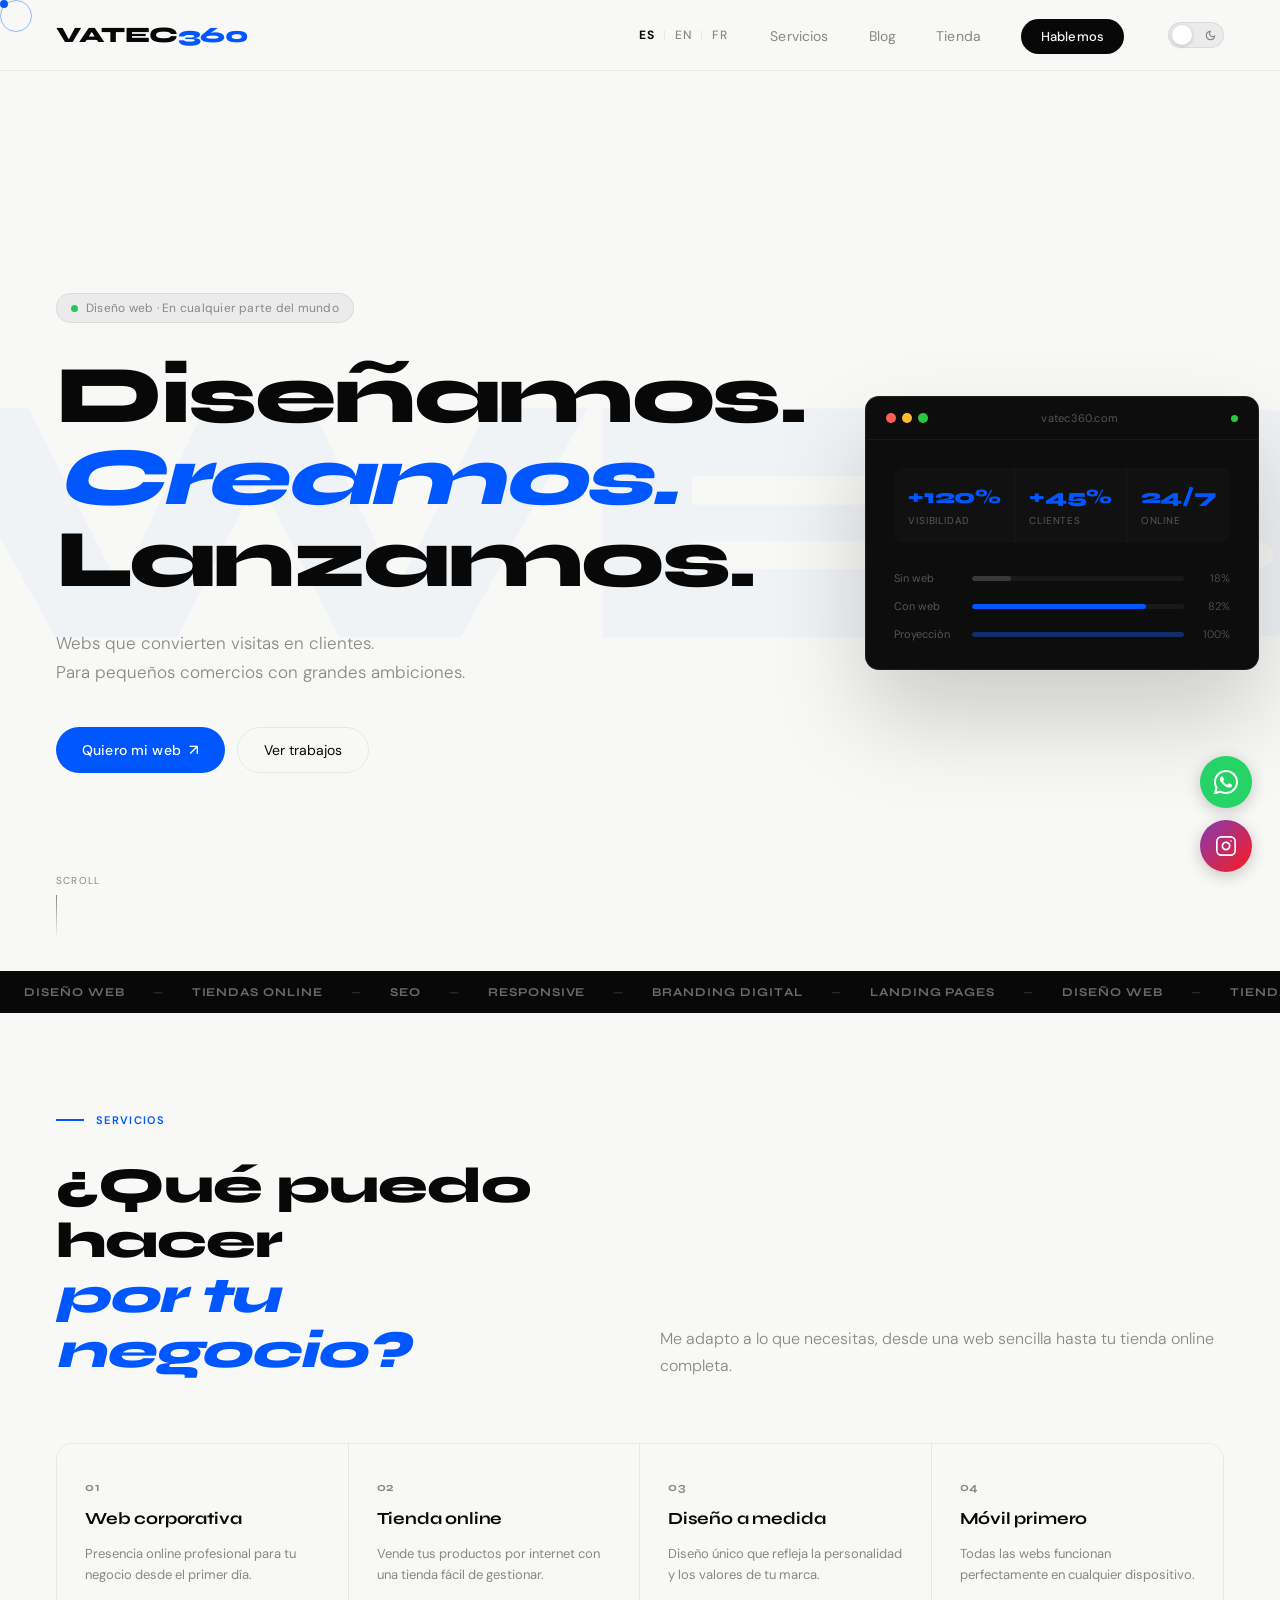
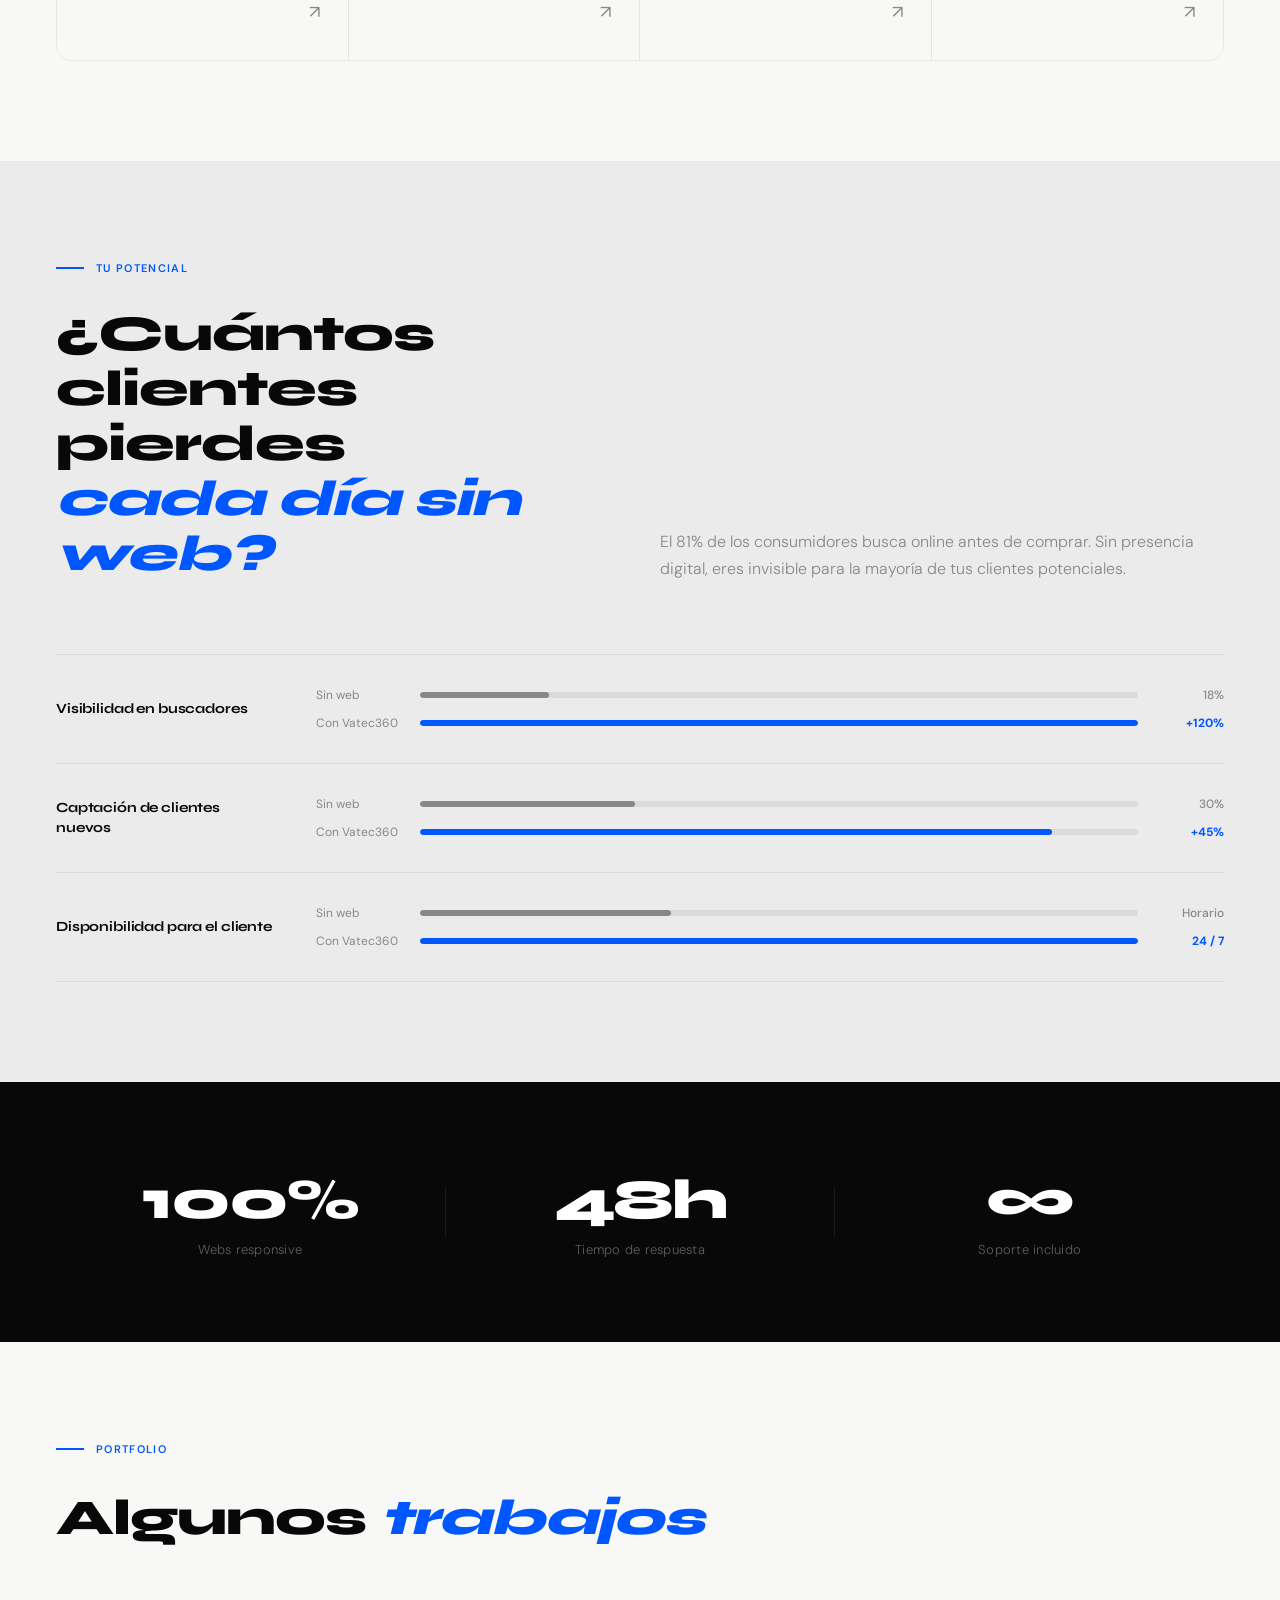
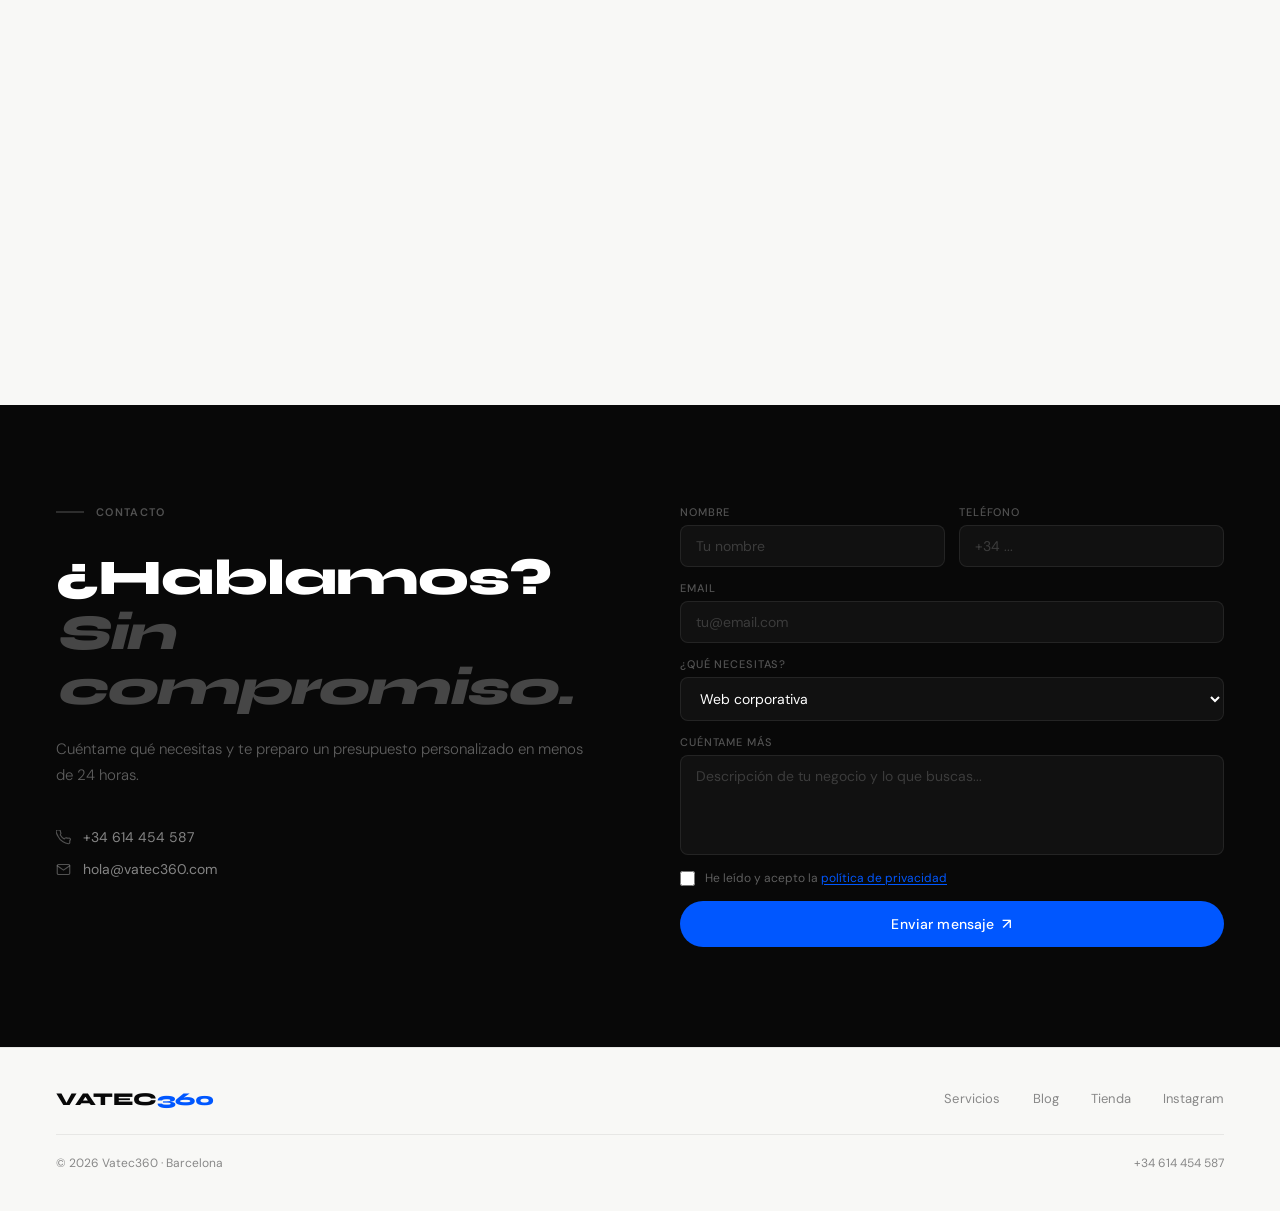
<file: index.html>
<!DOCTYPE html>
<html lang="es" id="html-root">
    <head>
        <meta charset="UTF-8">
        <meta name="viewport" content="width=device-width, initial-scale=1.0">
        <title>Vatec360 — Diseño web profesional</title>
        <meta name="description" content="Vatec360 diseña webs profesionales para pequeños comercios. Presencia online, tiendas y diseño a medida desde el primer día.">
        <meta property="og:title" content="Vatec360 — Diseño web profesional">
        <meta property="og:description" content="Webs que convierten visitas en clientes. Para pequeños comercios con grandes ambiciones.">
        <meta property="og:type" content="website">
        <meta property="og:url" content="https://vatec360.netlify.app">
        <link rel="icon" href="data:image/svg+xml,<svg xmlns='http://www.w3.org/2000/svg' viewBox='0 0 100 100'><rect width='100' height='100' rx='20' fill='%23080808'/><text y='.9em' font-size='72' font-family='sans-serif' font-weight='bold' fill='%230057FF' x='10'>V</text></svg>">
        <link rel="stylesheet" href="style.css">
        <link href="https://fonts.googleapis.com/css2?family=Syne:wght@400;700;800&family=DM+Sans:ital,wght@0,300;0,400;0,500;1,300&display=swap" rel="stylesheet">
    </head>
    <body>

        <div class="cursor"></div>
        <div class="cursor-follower"></div>

        <!-- NAVBAR -->
        <nav class="navbar" id="navbar">
            <a href="/" class="logo">VATEC<span>360</span></a>
            <button class="menu-btn" id="menu-btn" aria-label="Abrir menú">
                <span></span><span></span><span></span>
            </button>
            <ul class="nav-links" id="nav-links">
                <li class="lang-selector">
                    <button class="lang-btn active" data-lang="es">ES</button>
                    <span>|</span>
                    <button class="lang-btn" data-lang="en">EN</button>
                    <span>|</span>
                    <button class="lang-btn" data-lang="fr">FR</button>
                </li>
                <li><a href="#servicios">Servicios</a></li>
                <li><a href="blog/">Blog</a></li>
                <li><a href="tienda/">Tienda</a></li>
                <li><a href="#contacto" class="nav-cta">Hablemos</a></li>
            </ul>
        </nav>

        <!-- HERO -->
        <section class="hero">
            <div class="hero-bg-text">WEB</div>
            <div class="hero-content">
                <div class="hero-tag">
                    <span class="dot"></span>
                    Diseño web · En cualquier parte del mundo
                </div>
                <h1 class="hero-title">
                    <span class="line" data-text="Diseñamos.">Diseñamos.</span>
                    <span class="line accent" data-text="Creamos.">Creamos.</span>
                    <span class="line" data-text="Lanzamos.">Lanzamos.</span>
                </h1>
                <p class="hero-sub">Webs que convierten visitas en clientes.<br>Para pequeños comercios con grandes ambiciones.</p>
                <div class="hero-actions">
                    <a href="#contacto" class="btn-main">Quiero mi web <span>↗</span></a>
                    <a href="#portfolio" class="btn-ghost">Ver trabajos</a>
                </div>
            </div>
            <div class="hero-visual">
                <div class="hero-panel">
                    <div class="panel-header">
                        <div class="panel-dots"><span></span><span></span><span></span></div>
                        <span class="panel-url">vatec360.com</span>
                        <span class="panel-status-dot"></span>
                    </div>
                    <div class="panel-body">
                        <div class="panel-metrics">
                            <div class="panel-metric">
                                <span class="panel-metric-value">+120%</span>
                                <span class="panel-metric-label">Visibilidad</span>
                            </div>
                            <div class="panel-metric">
                                <span class="panel-metric-value">+45%</span>
                                <span class="panel-metric-label">Clientes</span>
                            </div>
                            <div class="panel-metric">
                                <span class="panel-metric-value">24/7</span>
                                <span class="panel-metric-label">Online</span>
                            </div>
                        </div>
                        <div class="panel-chart">
                            <div class="chart-row">
                                <span class="chart-label">Sin web</span>
                                <div class="chart-bar"><div class="chart-fill" style="--w:18%"></div></div>
                                <span class="chart-val">18%</span>
                            </div>
                            <div class="chart-row">
                                <span class="chart-label">Con web</span>
                                <div class="chart-bar"><div class="chart-fill chart-active" style="--w:82%"></div></div>
                                <span class="chart-val">82%</span>
                            </div>
                            <div class="chart-row">
                                <span class="chart-label">Proyección</span>
                                <div class="chart-bar"><div class="chart-fill chart-projected" style="--w:100%"></div></div>
                                <span class="chart-val">100%</span>
                            </div>
                        </div>
                    </div>
                </div>
            </div>
            <div class="scroll-hint">
                <span>Scroll</span>
                <div class="scroll-line"></div>
            </div>
        </section>

        <!-- BANDA MARQUEE -->
        <div class="marquee-wrap">
            <div class="marquee-track">
                <span>Diseño Web</span><span class="mq-sep">—</span>
                <span>Tiendas Online</span><span class="mq-sep">—</span>
                <span>SEO</span><span class="mq-sep">—</span>
                <span>Responsive</span><span class="mq-sep">—</span>
                <span>Branding Digital</span><span class="mq-sep">—</span>
                <span>Landing Pages</span><span class="mq-sep">—</span>
                <span>Diseño Web</span><span class="mq-sep">—</span>
                <span>Tiendas Online</span><span class="mq-sep">—</span>
                <span>SEO</span><span class="mq-sep">—</span>
                <span>Responsive</span><span class="mq-sep">—</span>
                <span>Branding Digital</span><span class="mq-sep">—</span>
                <span>Landing Pages</span><span class="mq-sep">—</span>
            </div>
        </div>

        <!-- SERVICIOS -->
        <section class="servicios" id="servicios">
            <div class="seccion-eyebrow">
                <span class="eyebrow-line"></span>
                <span>Servicios</span>
            </div>
            <div class="servicios-header">
                <h2>¿Qué puedo hacer<br><em>por tu negocio?</em></h2>
                <p>Me adapto a lo que necesitas, desde una web sencilla hasta tu tienda online completa.</p>
            </div>
            <div class="servicios-grid">
                <div class="servicio-card aparecer">
                    <div class="card-num">01</div>
                    <h3>Web corporativa</h3>
                    <p>Presencia online profesional para tu negocio desde el primer día.</p>
                    <div class="card-arrow">↗</div>
                </div>
                <div class="servicio-card aparecer">
                    <div class="card-num">02</div>
                    <h3>Tienda online</h3>
                    <p>Vende tus productos por internet con una tienda fácil de gestionar.</p>
                    <div class="card-arrow">↗</div>
                </div>
                <div class="servicio-card aparecer">
                    <div class="card-num">03</div>
                    <h3>Diseño a medida</h3>
                    <p>Diseño único que refleja la personalidad y los valores de tu marca.</p>
                    <div class="card-arrow">↗</div>
                </div>
                <div class="servicio-card aparecer">
                    <div class="card-num">04</div>
                    <h3>Móvil primero</h3>
                    <p>Todas las webs funcionan perfectamente en cualquier dispositivo.</p>
                    <div class="card-arrow">↗</div>
                </div>
            </div>
        </section>

        <!-- POTENCIAL -->
        <section class="potencial-section" id="potencial">
            <div class="seccion-eyebrow">
                <span class="eyebrow-line"></span>
                <span>Tu potencial</span>
            </div>
            <div class="potencial-header">
                <h2>¿Cuántos clientes pierdes<br><em>cada día sin web?</em></h2>
                <p>El 81% de los consumidores busca online antes de comprar. Sin presencia digital, eres invisible para la mayoría de tus clientes potenciales.</p>
            </div>
            <div class="potencial-metricas">
                <div class="potencial-metrica aparecer">
                    <div class="metrica-titulo">Visibilidad en buscadores</div>
                    <div class="metrica-barras">
                        <div class="barra-row">
                            <span class="barra-label">Sin web</span>
                            <div class="barra-track"><div class="barra-fill" style="--w:18%"></div></div>
                            <span class="barra-pct">18%</span>
                        </div>
                        <div class="barra-row destacado">
                            <span class="barra-label">Con Vatec360</span>
                            <div class="barra-track"><div class="barra-fill" style="--w:100%"></div></div>
                            <span class="barra-pct barra-azul">+120%</span>
                        </div>
                    </div>
                </div>
                <div class="potencial-metrica aparecer">
                    <div class="metrica-titulo">Captación de clientes nuevos</div>
                    <div class="metrica-barras">
                        <div class="barra-row">
                            <span class="barra-label">Sin web</span>
                            <div class="barra-track"><div class="barra-fill" style="--w:30%"></div></div>
                            <span class="barra-pct">30%</span>
                        </div>
                        <div class="barra-row destacado">
                            <span class="barra-label">Con Vatec360</span>
                            <div class="barra-track"><div class="barra-fill" style="--w:88%"></div></div>
                            <span class="barra-pct barra-azul">+45%</span>
                        </div>
                    </div>
                </div>
                <div class="potencial-metrica aparecer">
                    <div class="metrica-titulo">Disponibilidad para el cliente</div>
                    <div class="metrica-barras">
                        <div class="barra-row">
                            <span class="barra-label">Sin web</span>
                            <div class="barra-track"><div class="barra-fill" style="--w:35%"></div></div>
                            <span class="barra-pct">Horario</span>
                        </div>
                        <div class="barra-row destacado">
                            <span class="barra-label">Con Vatec360</span>
                            <div class="barra-track"><div class="barra-fill" style="--w:100%"></div></div>
                            <span class="barra-pct barra-azul">24 / 7</span>
                        </div>
                    </div>
                </div>
            </div>
        </section>

        <!-- STATS -->
        <section class="stats">
            <div class="stat aparecer">
                <span class="stat-num">100%</span>
                <span class="stat-label">Webs responsive</span>
            </div>
            <div class="stat-divider"></div>
            <div class="stat aparecer">
                <span class="stat-num">48h</span>
                <span class="stat-label">Tiempo de respuesta</span>
            </div>
            <div class="stat-divider"></div>
            <div class="stat aparecer">
                <span class="stat-num">∞</span>
                <span class="stat-label">Soporte incluido</span>
            </div>
        </section>

        <!-- PORTFOLIO -->
        <section class="portfolio" id="portfolio">
            <div class="seccion-eyebrow">
                <span class="eyebrow-line"></span>
                <span>Portfolio</span>
            </div>
            <h2 class="portfolio-title">Algunos <em>trabajos</em></h2>
            <div class="portfolio-grid">
                <div class="portfolio-item aparecer">
                    <div class="portfolio-img" style="background: linear-gradient(135deg, #0057FF, #00C6FF);">
                        <span class="portfolio-label">Peluquería Marta</span>
                    </div>
                    <div class="portfolio-info">
                        <strong>Peluquería Marta</strong>
                        <p>Web con reservas online</p>
                        <span class="portfolio-tag">Reservas</span>
                    </div>
                </div>
                <div class="portfolio-item aparecer grande">
                    <div class="portfolio-img" style="background: linear-gradient(135deg, #0a0a0a, #1a1a2e);">
                        <span class="portfolio-label">Cafetería El Rincón</span>
                    </div>
                    <div class="portfolio-info">
                        <strong>Cafetería El Rincón</strong>
                        <p>Carta digital + contacto</p>
                        <span class="portfolio-tag">Restauración</span>
                    </div>
                </div>
                <div class="portfolio-item aparecer">
                    <div class="portfolio-img" style="background: linear-gradient(135deg, #FF6B35, #FF8C42);">
                        <span class="portfolio-label">Salvaje</span>
                    </div>
                    <div class="portfolio-info">
                        <strong>Salvaje</strong>
                        <p>Diseño moderno y dinámico</p>
                        <span class="portfolio-tag">Web Startup</span>
                    </div>
                </div>
            </div>
        </section>

        <!-- CONTACTO -->
        <section class="contacto" id="contacto">
            <div class="contacto-left">
                <div class="seccion-eyebrow">
                    <span class="eyebrow-line"></span>
                    <span>Contacto</span>
                </div>
                <h2>¿Hablamos?<br><em>Sin compromiso.</em></h2>
                <p>Cuéntame qué necesitas y te preparo un presupuesto personalizado en menos de 24 horas.</p>
                <div class="contacto-info">
                    <a href="tel:+34614454587" class="info-item">
                        <svg class="info-icon" width="15" height="15" viewBox="0 0 24 24" fill="none" stroke="currentColor" stroke-width="1.8" stroke-linecap="round" stroke-linejoin="round">
                            <path d="M22 16.92v3a2 2 0 01-2.18 2 19.79 19.79 0 01-8.63-3.07A19.5 19.5 0 013.07 9.81 19.79 19.79 0 01.01 1.18 2 2 0 012 0h3a2 2 0 012 1.72c.127.96.361 1.903.7 2.81a2 2 0 01-.45 2.11L6.91 7.91a16 16 0 006.39 6.39l1.27-1.27a2 2 0 012.11-.45c.907.339 1.85.573 2.81.7A2 2 0 0122 16.92z"/>
                        </svg>
                        <span>+34 614 454 587</span>
                    </a>
                    <a href="mailto:hola@vatec360.com" class="info-item">
                        <svg class="info-icon" width="15" height="15" viewBox="0 0 24 24" fill="none" stroke="currentColor" stroke-width="1.8" stroke-linecap="round" stroke-linejoin="round">
                            <path d="M4 4h16c1.1 0 2 .9 2 2v12c0 1.1-.9 2-2 2H4c-1.1 0-2-.9-2-2V6c0-1.1.9-2 2-2z"/>
                            <polyline points="22,6 12,13 2,6"/>
                        </svg>
                        <span>hola@vatec360.com</span>
                    </a>
                </div>
            </div>
            <div class="contacto-right">
                <form class="contacto-form" name="contacto" method="POST" data-netlify="true">
                    <input type="hidden" name="form-name" value="contacto" />
                    <div class="form-row">
                        <div class="form-group">
                            <label>Nombre</label>
                            <input type="text" name="nombre" placeholder="Tu nombre" required autocomplete="given-name" />
                        </div>
                        <div class="form-group">
                            <label>Teléfono</label>
                            <input type="tel" name="telefono" placeholder="+34 ..." required autocomplete="tel" />
                        </div>
                    </div>
                    <div class="form-group">
                        <label>Email</label>
                        <input type="email" name="email" placeholder="tu@email.com" required autocomplete="email" />
                    </div>
                    <div class="form-group">
                        <label>¿Qué necesitas?</label>
                        <select name="servicio" id="select-servicio">
                            <option value="web-corporativa">Web corporativa</option>
                            <option value="tienda-online">Tienda online</option>
                            <option value="rediseno">Rediseño</option>
                            <option value="otro">Otro</option>
                        </select>
                    </div>
                    <div class="form-group">
                        <label>Cuéntame más</label>
                        <textarea name="mensaje" placeholder="Descripción de tu negocio y lo que buscas..." required></textarea>
                    </div>
                    <div class="form-group form-group-rgpd">
                        <label class="rgpd-label">
                            <input type="checkbox" name="rgpd" id="rgpd-check" required />
                            <span id="rgpd-texto">He leído y acepto la <button type="button" class="link-privacidad" id="btn-privacidad">política de privacidad</button></span>
                        </label>
                    </div>
                    <button type="submit" class="btn-main" style="width:100%; justify-content:center;">Enviar mensaje <span>↗</span></button>
                </form>
            </div>
        </section>

        <!-- FOOTER -->
        <footer class="footer">
            <div class="footer-top">
                <div class="logo footer-logo">VATEC<span>360</span></div>
                <nav class="footer-nav">
                    <a href="#servicios">Servicios</a>
                    <a href="blog/">Blog</a>
                    <a href="tienda/">Tienda</a>
                    <a href="instagram/">Instagram</a>
                </nav>
            </div>
            <div class="footer-bottom">
                <p>© 2026 Vatec360 · Barcelona</p>
                <p>+34 614 454 587</p>
            </div>
        </footer>

        <!-- MODAL POLÍTICA DE PRIVACIDAD -->
        <div class="modal-overlay" id="modal-privacidad" role="dialog" aria-modal="true" aria-labelledby="modal-titulo">
            <div class="modal-box">
                <button class="modal-cerrar" id="modal-cerrar" aria-label="Cerrar">✕</button>
                <h2 id="modal-titulo">Política de Privacidad</h2>
                <div class="modal-content">
                    <p><strong>Responsable:</strong> Vatec360 · hola@vatec360.com</p>
                    <p><strong>Finalidad:</strong> Gestionar las consultas y solicitudes de presupuesto que nos envíes a través del formulario de contacto.</p>
                    <p><strong>Legitimación:</strong> Consentimiento del interesado (art. 6.1.a RGPD).</p>
                    <p><strong>Destinatarios:</strong> No se cederán datos a terceros salvo obligación legal. El formulario se gestiona a través de Netlify Forms, con servidores en la UE/EEE.</p>
                    <p><strong>Derechos:</strong> Puedes ejercer tus derechos de acceso, rectificación, supresión, oposición, limitación y portabilidad escribiendo a hola@vatec360.com.</p>
                    <p><strong>Conservación:</strong> Tus datos se conservarán mientras sean necesarios para atender tu consulta y no más de 2 años.</p>
                </div>
            </div>
        </div>

        <script src="js/tema.js"></script>
        <script src="js/floating-bubbles.js"></script>
        <script src="script.js"></script>
    </body>
</html>
</file>
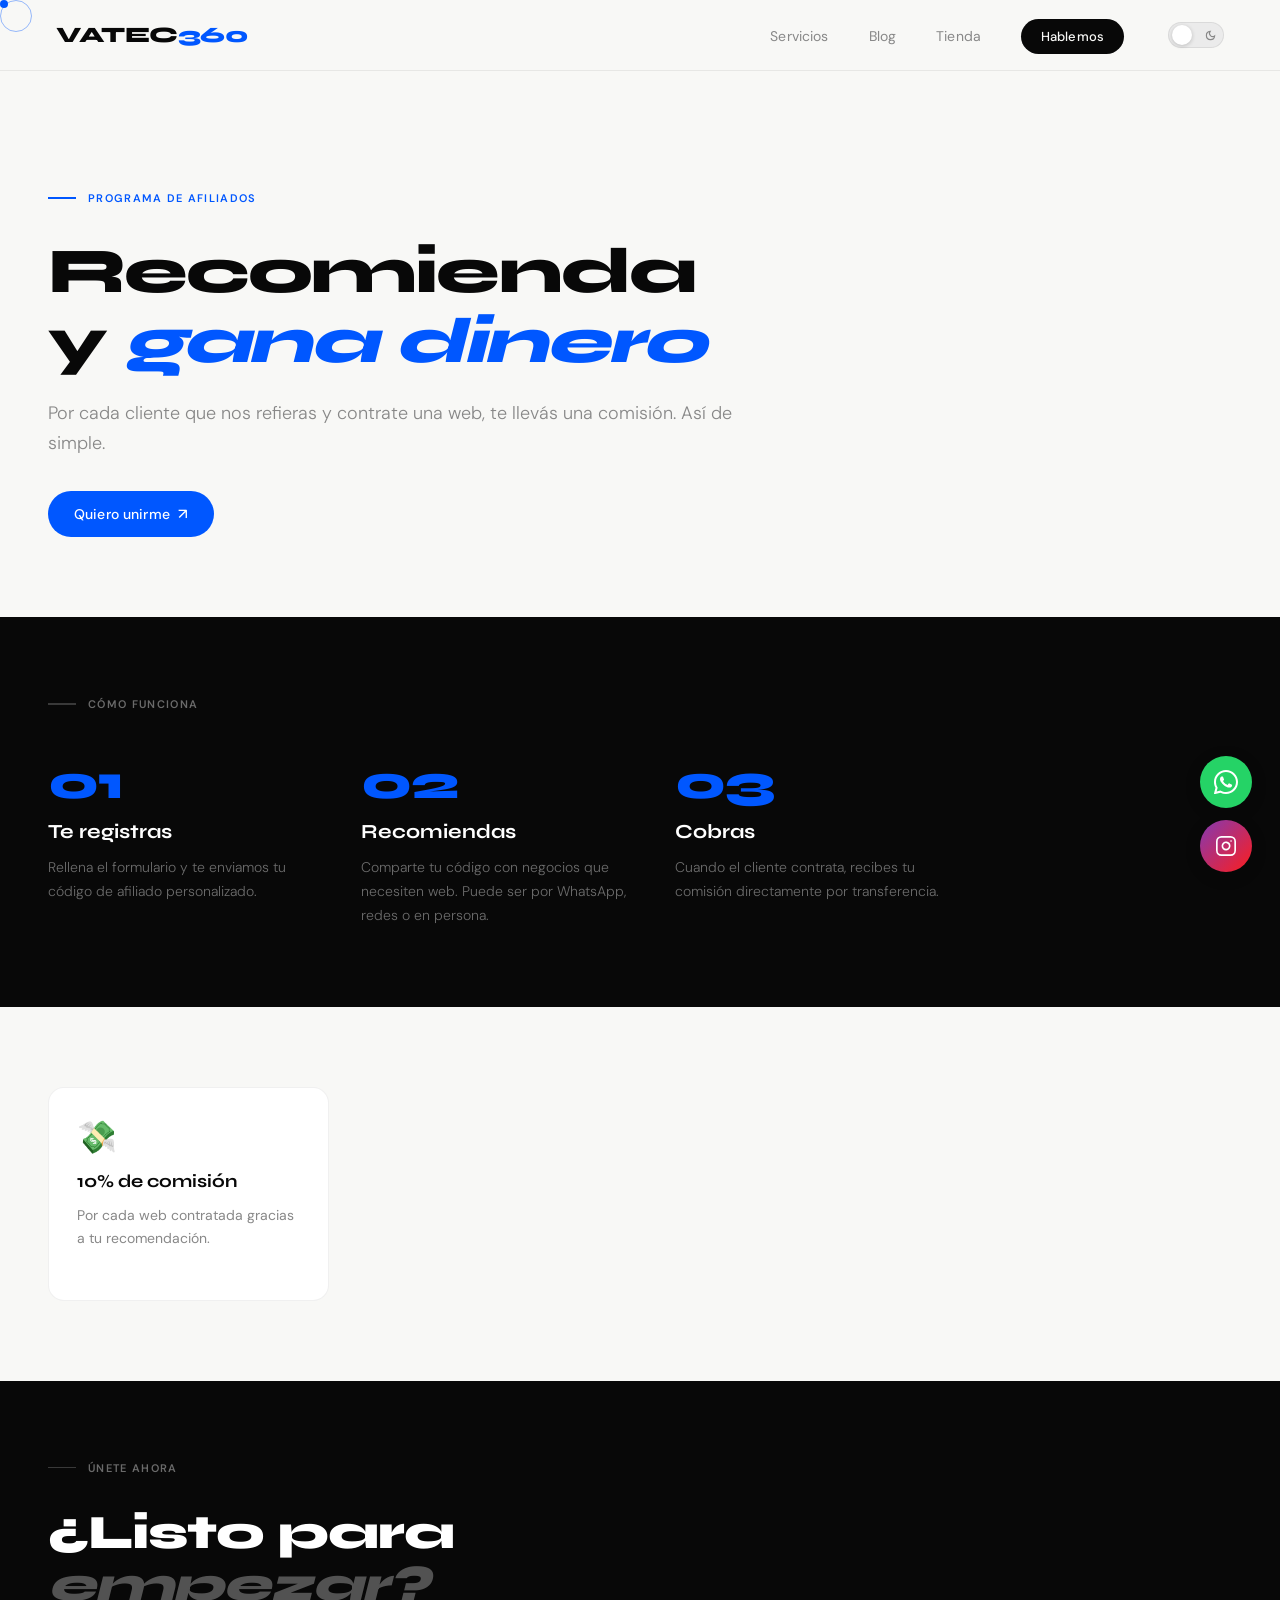
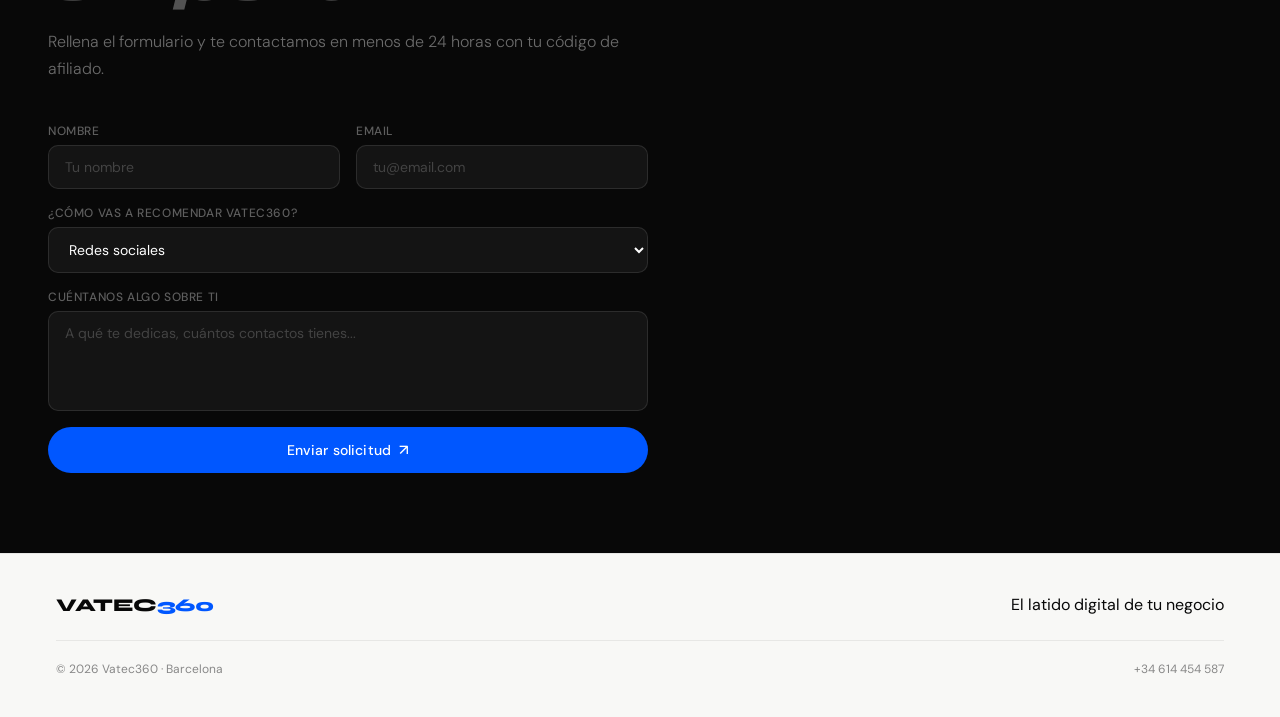
<file: afiliados/index.html>
﻿<!DOCTYPE html>
<html lang="es">
<head>
    <meta charset="UTF-8">
    <meta name="viewport" content="width=device-width, initial-scale=1.0">
    <title>Afiliados · Vatec360</title>
    <meta name="description" content="Únete al programa de afiliados de Vatec360 y gana comisión por cada cliente que nos refieras.">
    <link rel="stylesheet" href="../style.css">
    <link rel="stylesheet" href="afiliados.css">
    <link href="https://fonts.googleapis.com/css2?family=Syne:wght@400;700;800&family=DM+Sans:ital,wght@0,300;0,400;0,500;1,300&display=swap" rel="stylesheet">
    <link rel="icon" href="data:image/svg+xml,<svg xmlns='http://www.w3.org/2000/svg' viewBox='0 0 100 100'><rect width='100' height='100' rx='20' fill='%23080808'/><text y='.9em' font-size='72' font-family='sans-serif' font-weight='bold' fill='%230057FF' x='10'>V</text></svg>">
</head>
<body>

    <div class="cursor"></div>
    <div class="cursor-follower"></div>

    <!-- NAVBAR -->
    <nav class="navbar" id="navbar">
        <a href="../" class="logo">VATEC<span>360</span></a>
        <button class="menu-btn" id="menu-btn" aria-label="Abrir menú">
            <span></span>
            <span></span>
            <span></span>
        </button>
        <ul class="nav-links" id="nav-links">
            <li><a href="../#servicios">Servicios</a></li>
            <li><a href="../blog/">Blog</a></li>
            <li><a href="../tienda/">Tienda</a></li>
            <li><a href="../#contacto" class="nav-cta">Hablemos</a></li>
        </ul>
    </nav>

    <!-- HERO -->
    <section class="afiliados-hero">
        <div class="seccion-eyebrow">
            <span class="eyebrow-line"></span>
            <span>Programa de afiliados</span>
        </div>
        <h1>Recomienda y <em>gana dinero</em></h1>
        <p>Por cada cliente que nos refieras y contrate una web, te llevás una comisión. Así de simple.</p>
        <a href="#unirse" class="btn-main">Quiero unirme <span>↗</span></a>
    </section>

    <!-- CÓMO FUNCIONA -->
    <section class="como-funciona">
        <div class="seccion-eyebrow aparecer">
            <span class="eyebrow-line"></span>
            <span>Cómo funciona</span>
        </div>
        <div class="pasos-grid">
            <div class="paso aparecer">
                <div class="paso-num">01</div>
                <h3>Te registras</h3>
                <p>Rellena el formulario y te enviamos tu código de afiliado personalizado.</p>
            </div>
            <div class="paso aparecer">
                <div class="paso-num">02</div>
                <h3>Recomiendas</h3>
                <p>Comparte tu código con negocios que necesiten web. Puede ser por WhatsApp, redes o en persona.</p>
            </div>
            <div class="paso aparecer">
                <div class="paso-num">03</div>
                <h3>Cobras</h3>
                <p>Cuando el cliente contrata, recibes tu comisión directamente por transferencia.</p>
            </div>
        </div>
    </section>

    <!-- BENEFICIOS -->
    <section class="beneficios">
        <div class="beneficios-grid">
            <div class="beneficio-card aparecer">
                <span class="beneficio-emoji">💸</span>
                <h3>10% de comisión</h3>
                <p>Por cada web contratada gracias a tu recomendación.</p>
            </div>
            <div class="beneficio-card aparecer">
                <span class="beneficio-emoji">🎁</span>
                <h3>10% de descuento</h3>
                <p>Tu cliente referido obtiene un 10% de descuento en su primera web.</p>
            </div>
            <div class="beneficio-card aparecer">
                <span class="beneficio-emoji">♾️</span>
                <h3>Sin límite</h3>
                <p>Puedes referir tantos clientes como quieras, sin techo de comisiones.</p>
            </div>
            <div class="beneficio-card aparecer">
                <span class="beneficio-emoji">⚡</span>
                <h3>Pago rápido</h3>
                <p>Transferencia en menos de 7 días tras la firma del contrato.</p>
            </div>
        </div>
    </section>

    <!-- FORMULARIO -->
    <section class="afiliados-form-section" id="unirse">
        <div class="afiliados-form-wrap">
            <div class="seccion-eyebrow">
                <span class="eyebrow-line"></span>
                <span>Únete ahora</span>
            </div>
            <h2>¿Listo para <em>empezar?</em></h2>
            <p>Rellena el formulario y te contactamos en menos de 24 horas con tu código de afiliado.</p>
            <form class="afiliados-form">
                <input type="hidden" name="form-name" value="afiliados" />
                <div class="form-row">
                    <div class="form-group">
                        <label>Nombre</label>
                        <input type="text" name="nombre" placeholder="Tu nombre" required />
                    </div>
                    <div class="form-group">
                        <label>Email</label>
                        <input type="email" name="email" placeholder="tu@email.com" required />
                    </div>
                </div>
                <div class="form-group">
                    <label>¿Cómo vas a recomendar Vatec360?</label>
                    <select name="canal">
                        <option>Redes sociales</option>
                        <option>Boca a boca</option>
                        <option>Blog o web propia</option>
                        <option>Otro</option>
                    </select>
                </div>
                <div class="form-group">
                    <label>Cuéntanos algo sobre ti</label>
                    <textarea name="mensaje" placeholder="A qué te dedicas, cuántos contactos tienes..."></textarea>
                </div>
                <button type="submit" class="btn-main" style="width:100%; justify-content:center;">
                    Enviar solicitud <span>↗</span>
                </button>
            </form>
        </div>
    </section>

    <!-- FOOTER -->
    <footer class="footer">
        <div class="footer-top">
            <a href="../" class="logo footer-logo">VATEC<span>360</span></a>
            <p class="footer-claim">El latido digital de tu negocio</p>
        </div>
        <div class="footer-bottom">
            <p>© 2026 Vatec360 · Barcelona</p>
            <p>+34 614 454 587</p>
        </div>
    </footer>

    <script src="../js/tema.js"></script>
    <script src="../js/floating-bubbles.js"></script>
    <script src="../script.js"></script>
    <script src="afiliados.js"></script>
</body>
</html>
</file>
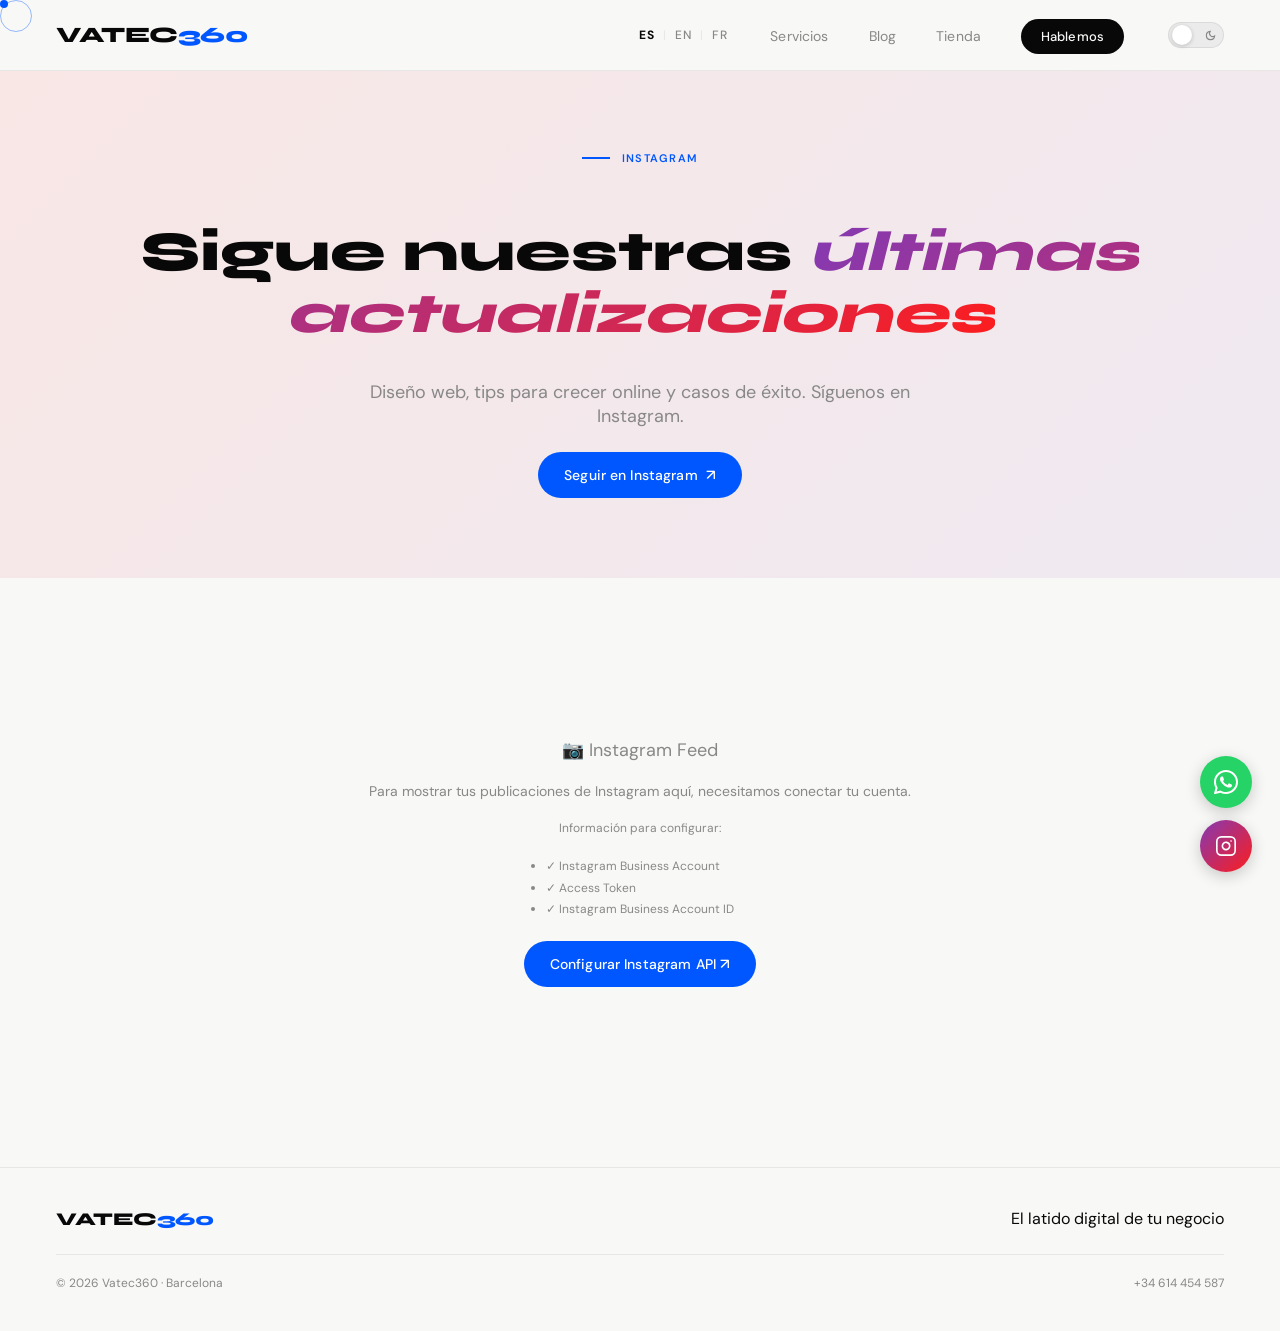
<file: instagram/index.html>
<!DOCTYPE html>
<html lang="es">
<head>
    <meta charset="UTF-8">
    <meta name="viewport" content="width=device-width, initial-scale=1.0">
    <title>Instagram · Vatec360</title>
    <meta name="description" content="Sigue nuestras últimas actualizaciones en Instagram. Tips de diseño web, casos de éxito y recursos para tu negocio.">
    <link rel="stylesheet" href="../style.css">
    <link rel="stylesheet" href="instagram.css">
    <link href="https://fonts.googleapis.com/css2?family=Syne:wght@400;700;800&family=DM+Sans:ital,wght@0,300;0,400;0,500;1,300&display=swap" rel="stylesheet">
    <link rel="icon" href="data:image/svg+xml,<svg xmlns='http://www.w3.org/2000/svg' viewBox='0 0 100 100'><rect width='100' height='100' rx='20' fill='%23080808'/><text y='.9em' font-size='72' font-family='sans-serif' font-weight='bold' fill='%230057FF' x='10'>V</text></svg>">
</head>
<body>

    <div class="cursor"></div>
    <div class="cursor-follower"></div>

    <!-- NAVBAR -->
    <nav class="navbar" id="navbar">
        <a href="../" class="logo">VATEC<span>360</span></a>
        <button class="menu-btn" id="menu-btn" aria-label="Abrir menú">
            <span></span>
            <span></span>
            <span></span>
        </button>
        <ul class="nav-links" id="nav-links">
            <li class="lang-selector">
                <button class="lang-btn active" data-lang="es">ES</button>
                <span>|</span>
                <button class="lang-btn" data-lang="en">EN</button>
                <span>|</span>
                <button class="lang-btn" data-lang="fr">FR</button>
            </li>
            <li><a href="../#servicios">Servicios</a></li>
            <li><a href="../blog/">Blog</a></li>
            <li><a href="../tienda/">Tienda</a></li>
            <li><a href="../#contacto" class="nav-cta">Hablemos</a></li>
        </ul>
    </nav>

    <!-- HERO INSTAGRAM -->
    <section class="instagram-hero">
        <div class="seccion-eyebrow">
            <span class="eyebrow-line"></span>
            <span>Instagram</span>
        </div>
        <h1>Sigue nuestras <em>últimas actualizaciones</em></h1>
        <p>Diseño web, tips para crecer online y casos de éxito. Síguenos en Instagram.</p>
        <a href="https://instagram.com" target="_blank" class="btn-main" style="margin-top: 24px;">Seguir en Instagram <span>↗</span></a>
    </section>

    <!-- FEED INSTAGRAM -->
    <section class="instagram-feed-section">
        <div class="instagram-grid" id="instagram-grid">
            <div class="loading">
                <div class="loading-spinner"></div>
                <p>Cargando publicaciones...</p>
            </div>
        </div>
    </section>

    <!-- FOOTER -->
    <footer class="footer">
        <div class="footer-top">
            <a href="../" class="logo footer-logo">VATEC<span>360</span></a>
            <p class="footer-claim">El latido digital de tu negocio</p>
        </div>
        <div class="footer-bottom">
            <p>© 2026 Vatec360 · Barcelona</p>
            <p>+34 614 454 587</p>
        </div>
    </footer>

    <script src="../js/tema.js"></script>
    <script src="../js/floating-bubbles.js"></script>
    <script src="../script.js"></script>
    <script src="instagram.js"></script>
</body>
</html>
</file>
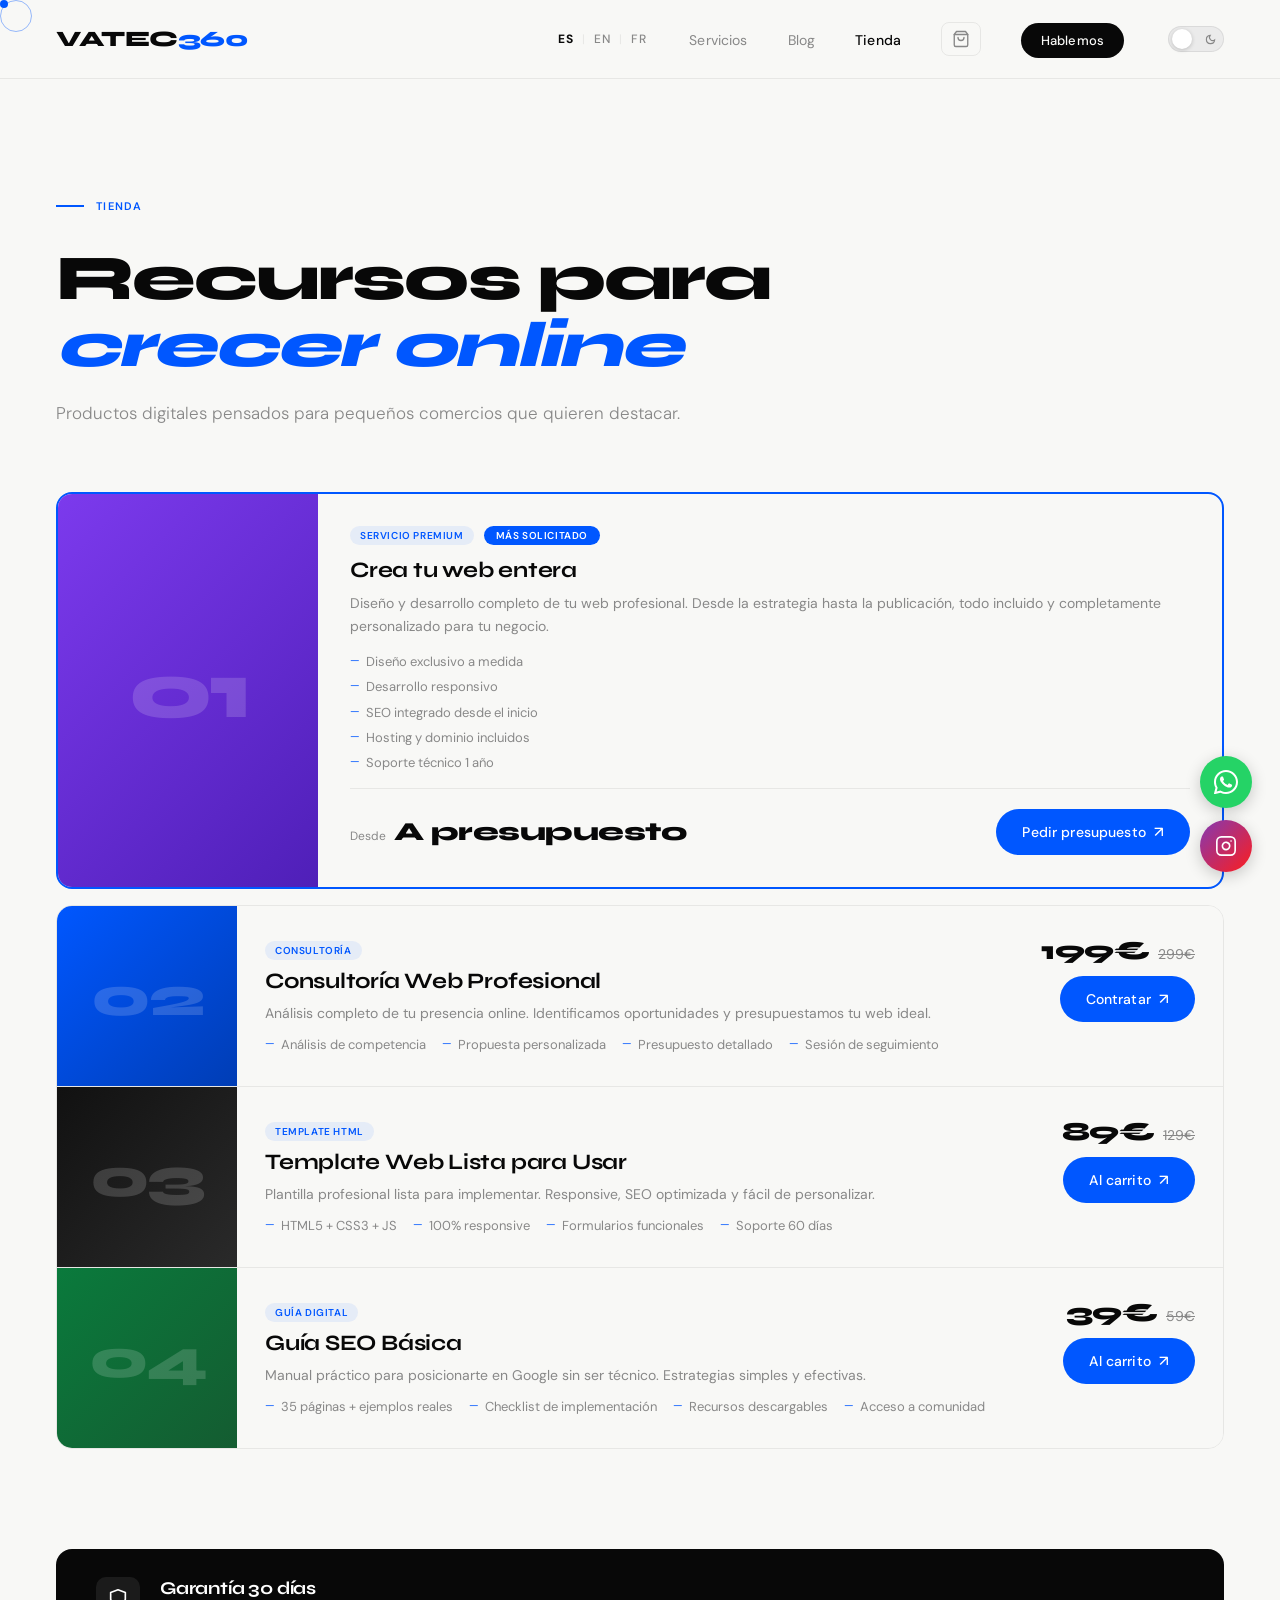
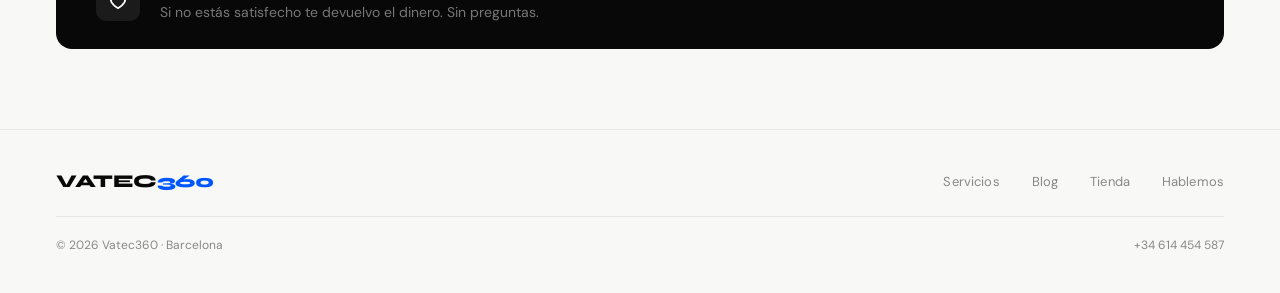
<file: tienda/index.html>
<!DOCTYPE html>
<html lang="es">
<head>
    <meta charset="UTF-8">
    <meta name="viewport" content="width=device-width, initial-scale=1.0">
    <title>Tienda · Vatec360</title>
    <meta name="description" content="Recursos digitales para impulsar tu negocio online. Plantillas, guías y packs de identidad digital.">
    <link rel="stylesheet" href="../style.css">
    <link rel="stylesheet" href="tienda.css">
    <link href="https://fonts.googleapis.com/css2?family=Syne:wght@400;700;800&family=DM+Sans:ital,wght@0,300;0,400;0,500;1,300&display=swap" rel="stylesheet">
    <link rel="icon" href="data:image/svg+xml,<svg xmlns='http://www.w3.org/2000/svg' viewBox='0 0 100 100'><rect width='100' height='100' rx='20' fill='%23080808'/><text y='.9em' font-size='72' font-family='sans-serif' font-weight='bold' fill='%230057FF' x='10'>V</text></svg>">
</head>
<body>

    <div class="cursor"></div>
    <div class="cursor-follower"></div>

    <!-- NAVBAR -->
    <nav class="navbar" id="navbar">
        <a href="../" class="logo">VATEC<span>360</span></a>
        <button class="menu-btn" id="menu-btn" aria-label="Abrir menú">
            <span></span>
            <span></span>
            <span></span>
        </button>
        <ul class="nav-links" id="nav-links">
            <li class="lang-selector">
                <button class="lang-btn active" data-lang="es">ES</button>
                <span>|</span>
                <button class="lang-btn" data-lang="en">EN</button>
                <span>|</span>
                <button class="lang-btn" data-lang="fr">FR</button>
            </li>
            <li><a href="../#servicios">Servicios</a></li>
            <li><a href="../blog/">Blog</a></li>
            <li><a href="../tienda/" class="nav-active">Tienda</a></li>
            <li>
                <button class="nav-carrito" id="nav-carrito" aria-label="Ver carrito">
                    <svg width="18" height="18" viewBox="0 0 24 24" fill="none" stroke="currentColor" stroke-width="1.8" stroke-linecap="round" stroke-linejoin="round">
                        <path d="M6 2L3 6v14a2 2 0 002 2h14a2 2 0 002-2V6l-3-4z"/>
                        <line x1="3" y1="6" x2="21" y2="6"/>
                        <path d="M16 10a4 4 0 01-8 0"/>
                    </svg>
                    <span class="carrito-contador" style="display:none">0</span>
                </button>
            </li>
            <li><a href="../#contacto" class="nav-cta">Hablemos</a></li>
        </ul>
    </nav>

    <!-- HERO TIENDA -->
    <section class="tienda-hero">
        <div class="seccion-eyebrow">
            <span class="eyebrow-line"></span>
            <span>Tienda</span>
        </div>
        <h1>Recursos para <em>crecer online</em></h1>
        <p>Productos digitales pensados para pequeños comercios que quieren destacar.</p>
    </section>

    <!-- PRODUCTOS -->
    <section class="productos-section">

        <!-- FEATURED: Crea tu web entera -->
        <div class="producto-featured aparecer">
            <div class="producto-featured-img producto-img--premium">
                <span class="producto-num">01</span>
            </div>
            <div class="producto-featured-body">
                <div class="producto-featured-top">
                    <span class="producto-tag">Servicio Premium</span>
                    <span class="producto-badge">Más solicitado</span>
                </div>
                <h2 class="producto-titulo">Crea tu web entera</h2>
                <p class="producto-desc">Diseño y desarrollo completo de tu web profesional. Desde la estrategia hasta la publicación, todo incluido y completamente personalizado para tu negocio.</p>
                <ul class="producto-lista">
                    <li>Diseño exclusivo a medida</li>
                    <li>Desarrollo responsivo</li>
                    <li>SEO integrado desde el inicio</li>
                    <li>Hosting y dominio incluidos</li>
                    <li>Soporte técnico 1 año</li>
                </ul>
                <div class="producto-featured-footer">
                    <div class="producto-precio">
                        <span class="precio-etiqueta">Desde</span>
                        <span class="precio-actual">A presupuesto</span>
                    </div>
                    <a href="../#contacto" class="btn-main">Pedir presupuesto <span>↗</span></a>
                </div>
            </div>
        </div>

        <!-- LISTA DE PRODUCTOS -->
        <div class="productos-lista">

            <!-- Consultoría Web -->
            <div class="producto-fila aparecer">
                <div class="producto-fila-img producto-img--consultoria">
                    <span class="producto-num">02</span>
                </div>
                <div class="producto-fila-body">
                    <div class="producto-fila-info">
                        <div>
                            <span class="producto-tag">Consultoría</span>
                            <h3 class="producto-titulo">Consultoría Web Profesional</h3>
                            <p class="producto-desc">Análisis completo de tu presencia online. Identificamos oportunidades y presupuestamos tu web ideal.</p>
                            <ul class="producto-lista producto-lista--inline">
                                <li>Análisis de competencia</li>
                                <li>Propuesta personalizada</li>
                                <li>Presupuesto detallado</li>
                                <li>Sesión de seguimiento</li>
                            </ul>
                        </div>
                        <div class="producto-fila-precio">
                            <div class="producto-precio">
                                <span class="precio-actual">199€</span>
                                <span class="precio-anterior">299€</span>
                            </div>
                            <a href="https://payhip.com/b/1o4Hs" target="_blank" class="btn-main" id="btn-consultoria">Contratar <span>↗</span></a>
                        </div>
                    </div>
                </div>
            </div>

            <!-- Template Web -->
            <div class="producto-fila aparecer">
                <div class="producto-fila-img producto-img--template">
                    <span class="producto-num">03</span>
                </div>
                <div class="producto-fila-body">
                    <div class="producto-fila-info">
                        <div>
                            <span class="producto-tag">Template HTML</span>
                            <h3 class="producto-titulo">Template Web Lista para Usar</h3>
                            <p class="producto-desc">Plantilla profesional lista para implementar. Responsive, SEO optimizada y fácil de personalizar.</p>
                            <ul class="producto-lista producto-lista--inline">
                                <li>HTML5 + CSS3 + JS</li>
                                <li>100% responsive</li>
                                <li>Formularios funcionales</li>
                                <li>Soporte 60 días</li>
                            </ul>
                        </div>
                        <div class="producto-fila-precio">
                            <div class="producto-precio">
                                <span class="precio-actual">89€</span>
                                <span class="precio-anterior">129€</span>
                            </div>
                            <a href="#" class="btn-main" id="btn-template">Al carrito <span>↗</span></a>
                        </div>
                    </div>
                </div>
            </div>

            <!-- Guía SEO -->
            <div class="producto-fila aparecer">
                <div class="producto-fila-img producto-img--seo">
                    <span class="producto-num">04</span>
                </div>
                <div class="producto-fila-body">
                    <div class="producto-fila-info">
                        <div>
                            <span class="producto-tag">Guía Digital</span>
                            <h3 class="producto-titulo">Guía SEO Básica</h3>
                            <p class="producto-desc">Manual práctico para posicionarte en Google sin ser técnico. Estrategias simples y efectivas.</p>
                            <ul class="producto-lista producto-lista--inline">
                                <li>35 páginas + ejemplos reales</li>
                                <li>Checklist de implementación</li>
                                <li>Recursos descargables</li>
                                <li>Acceso a comunidad</li>
                            </ul>
                        </div>
                        <div class="producto-fila-precio">
                            <div class="producto-precio">
                                <span class="precio-actual">39€</span>
                                <span class="precio-anterior">59€</span>
                            </div>
                            <a href="#" class="btn-main" id="btn-guia-seo">Al carrito <span>↗</span></a>
                        </div>
                    </div>
                </div>
            </div>

        </div>
    </section>

    <!-- GARANTÍA -->
    <section class="garantia aparecer">
        <div class="garantia-content">
            <div class="garantia-icon">
                <svg width="22" height="22" viewBox="0 0 24 24" fill="none" stroke="currentColor" stroke-width="1.8" stroke-linecap="round" stroke-linejoin="round">
                    <path d="M12 22s8-4 8-10V5l-8-3-8 3v7c0 6 8 10 8 10z"/>
                </svg>
            </div>
            <div>
                <h3>Garantía 30 días</h3>
                <p>Si no estás satisfecho te devuelvo el dinero. Sin preguntas.</p>
            </div>
        </div>
    </section>

    <!-- FOOTER -->
    <footer class="footer">
        <div class="footer-top">
            <a href="../" class="logo footer-logo">VATEC<span>360</span></a>
            <nav class="footer-nav">
                <a href="../#servicios">Servicios</a>
                <a href="../blog/">Blog</a>
                <a href="../tienda/">Tienda</a>
                <a href="../#contacto">Hablemos</a>
            </nav>
        </div>
        <div class="footer-bottom">
            <p>© 2026 Vatec360 · Barcelona</p>
            <p>+34 614 454 587</p>
        </div>
    </footer>

    <script src="../js/tema.js"></script>
    <script src="../js/floating-bubbles.js"></script>
    <script src="../script.js"></script>
    <script src="carrito.js"></script>
    <script src="tienda.js"></script>
</body>
</html>
</file>
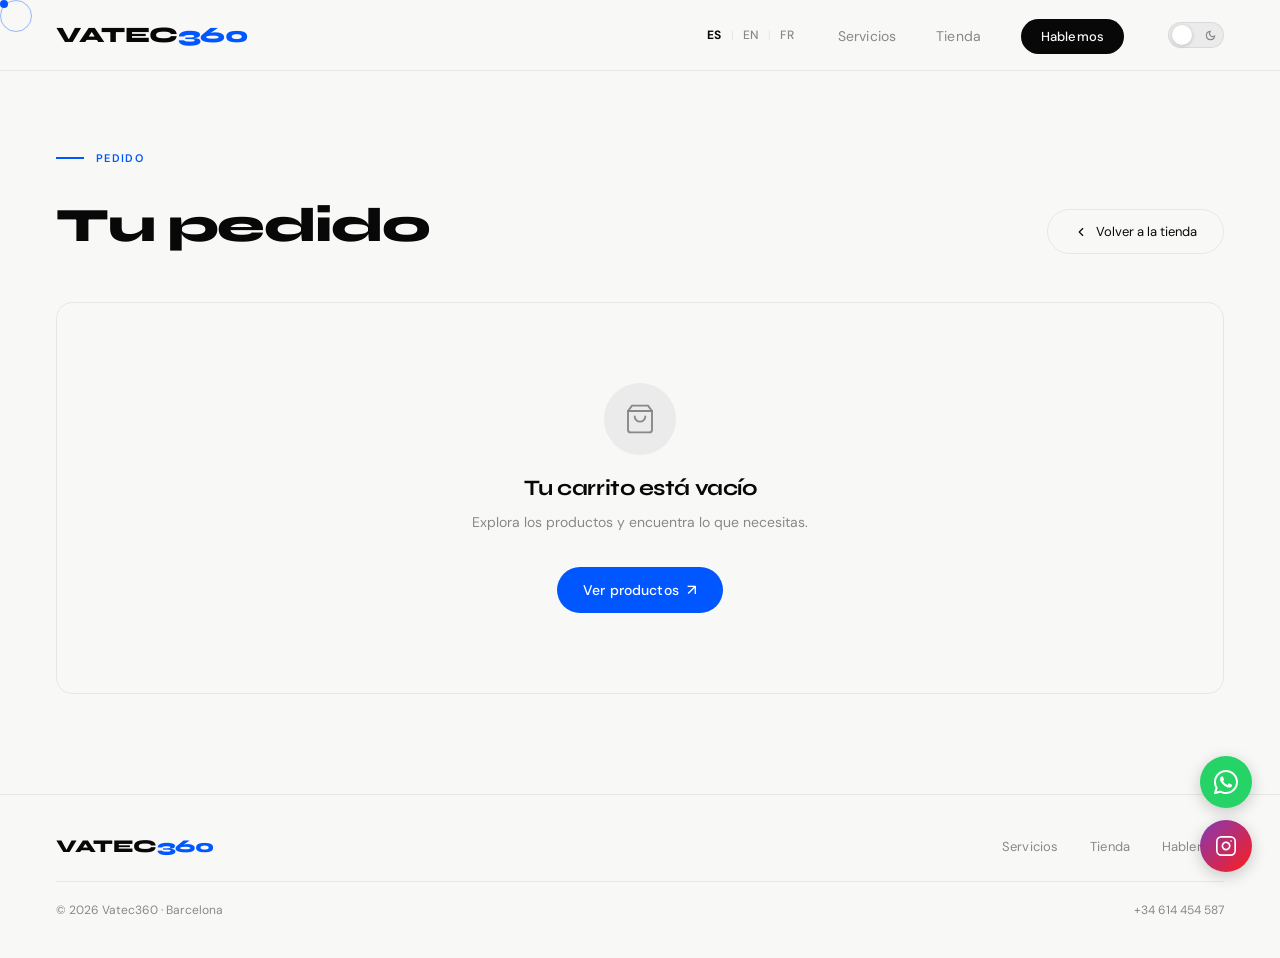
<file: tienda/carrito.html>
<!DOCTYPE html>
<html lang="es">
<head>
    <meta charset="UTF-8">
    <meta name="viewport" content="width=device-width, initial-scale=1.0">
    <title>Tu pedido · Vatec360</title>
    <meta name="description" content="Revisa tu pedido y completa la compra.">
    <link rel="stylesheet" href="../style.css">
    <link rel="stylesheet" href="carrito.css">
    <link href="https://fonts.googleapis.com/css2?family=Syne:wght@400;700;800&family=DM+Sans:ital,wght@0,300;0,400;0,500;1,300&display=swap" rel="stylesheet">
    <link rel="icon" href="data:image/svg+xml,<svg xmlns='http://www.w3.org/2000/svg' viewBox='0 0 100 100'><rect width='100' height='100' rx='20' fill='%23080808'/><text y='.9em' font-size='72' font-family='sans-serif' font-weight='bold' fill='%230057FF' x='10'>V</text></svg>">
</head>
<body id="carrito-page">

    <div class="cursor"></div>
    <div class="cursor-follower"></div>

    <nav class="navbar" id="navbar">
        <a href="../" class="logo">VATEC<span>360</span></a>
        <button class="menu-btn" id="menu-btn" aria-label="Abrir menú">
            <span></span><span></span><span></span>
        </button>
        <ul class="nav-links" id="nav-links">
            <li class="lang-selector">
                <button class="lang-btn active" data-lang="es">ES</button>
                <span>|</span>
                <button class="lang-btn" data-lang="en">EN</button>
                <span>|</span>
                <button class="lang-btn" data-lang="fr">FR</button>
            </li>
            <li><a href="../#servicios">Servicios</a></li>
            <li><a href="../tienda/">Tienda</a></li>
            <li><a href="../#contacto" class="nav-cta">Hablemos</a></li>
        </ul>
    </nav>

    <main class="pedido-main">

        <!-- CABECERA -->
        <div class="pedido-header">
            <div>
                <div class="seccion-eyebrow">
                    <span class="eyebrow-line"></span>
                    <span>Pedido</span>
                </div>
                <h1 class="pedido-titulo">Tu pedido</h1>
            </div>
            <a href="./index.html" class="btn-ghost pedido-volver">
                <svg width="14" height="14" viewBox="0 0 24 24" fill="none" stroke="currentColor" stroke-width="2" stroke-linecap="round" stroke-linejoin="round">
                    <polyline points="15 18 9 12 15 6"/>
                </svg>
                Volver a la tienda
            </a>
        </div>

        <!-- CONTENIDO CARRITO -->
        <div class="pedido-layout" id="pedido-layout">

            <!-- COLUMNA IZQUIERDA: Items -->
            <div class="pedido-items-col">
                <div class="pedido-items-header">
                    <span>Producto</span>
                    <span>Cantidad</span>
                    <span>Total</span>
                </div>
                <div id="pedido-items">
                    <!-- renderizado por carrito.js -->
                </div>
            </div>

            <!-- COLUMNA DERECHA: Resumen -->
            <div class="pedido-resumen-col">
                <div class="pedido-resumen-box">
                    <h2 class="pedido-resumen-titulo">Resumen</h2>
                    <div id="pedido-resumen">
                        <!-- renderizado por carrito.js -->
                    </div>
                </div>
            </div>

        </div>

        <!-- ESTADO VACÍO -->
        <div class="pedido-vacio" id="pedido-vacio" style="display:none">
            <div class="pedido-vacio-icon">
                <svg width="32" height="32" viewBox="0 0 24 24" fill="none" stroke="currentColor" stroke-width="1.4" stroke-linecap="round" stroke-linejoin="round">
                    <path d="M6 2L3 6v14a2 2 0 002 2h14a2 2 0 002-2V6l-3-4z"/>
                    <line x1="3" y1="6" x2="21" y2="6"/>
                    <path d="M16 10a4 4 0 01-8 0"/>
                </svg>
            </div>
            <h2>Tu carrito está vacío</h2>
            <p>Explora los productos y encuentra lo que necesitas.</p>
            <a href="./index.html" class="btn-main" style="margin-top: 24px;">Ver productos <span>↗</span></a>
        </div>

    </main>

    <footer class="footer">
        <div class="footer-top">
            <a href="../" class="logo footer-logo">VATEC<span>360</span></a>
            <nav class="footer-nav">
                <a href="../#servicios">Servicios</a>
                <a href="../tienda/">Tienda</a>
                <a href="../#contacto">Hablemos</a>
            </nav>
        </div>
        <div class="footer-bottom">
            <p>© 2026 Vatec360 · Barcelona</p>
            <p>+34 614 454 587</p>
        </div>
    </footer>

    <script src="../js/tema.js"></script>
    <script src="../js/floating-bubbles.js"></script>
    <script src="../script.js"></script>
    <script src="carrito.js"></script>
</body>
</html>
</file>
<file: style.css>
/* ================================
   VARIABLES
================================ */
:root {
    --azul: #0057FF;
    --azul-dark: #0040CC;
    --negro: #080808;
    --blanco: #F8F8F6;
    --gris: #888;
    --gris-claro: #ebebeb;
    --font-display: 'Syne', sans-serif;
    --font-body: 'DM Sans', sans-serif;

    --bg-primary: #F8F8F6;
    --bg-secondary: #ebebeb;
    --text-primary: #080808;
    --text-secondary: #888;
    --border-color: rgba(0, 0, 0, 0.07);
}

html.dark-mode {
    --bg-primary: #0a0a0a;
    --bg-secondary: #141414;
    --text-primary: #F0F0EE;
    --text-secondary: #555;
    --border-color: rgba(255, 255, 255, 0.07);
}

* {
    margin: 0;
    padding: 0;
    box-sizing: border-box;
}

html {
    scroll-behavior: smooth;
}

body {
    font-family: var(--font-body);
    background: var(--bg-primary);
    color: var(--text-primary);
    overflow-x: hidden;
    cursor: none;
    transition: background 0.3s, color 0.3s;
}

/* ================================
   CURSOR
================================ */
.cursor {
    width: 8px;
    height: 8px;
    background: var(--azul);
    border-radius: 50%;
    position: fixed;
    top: 0;
    left: 0;
    pointer-events: none;
    z-index: 9999;
    transition: transform 0.08s;
}

.cursor-follower {
    width: 32px;
    height: 32px;
    border: 1.5px solid var(--azul);
    border-radius: 50%;
    position: fixed;
    top: 0;
    left: 0;
    pointer-events: none;
    z-index: 9998;
    transition: transform 0.12s ease, width 0.2s, height 0.2s, opacity 0.2s;
    opacity: 0.4;
}

/* ================================
   NAVBAR
================================ */
.navbar {
    display: flex;
    justify-content: space-between;
    align-items: center;
    padding: 22px 56px;
    position: sticky;
    top: 0;
    z-index: 100;
    background: rgba(248, 248, 246, 0.94);
    backdrop-filter: blur(16px);
    -webkit-backdrop-filter: blur(16px);
    border-bottom: 1px solid var(--border-color);
    transition: padding 0.3s, background 0.3s;
}

html.dark-mode .navbar {
    background: rgba(10, 10, 10, 0.94);
}

.navbar.scrolled {
    padding: 14px 56px;
}

.logo {
    font-family: var(--font-display);
    font-size: 22px;
    font-weight: 800;
    letter-spacing: -0.5px;
    color: var(--text-primary);
    text-decoration: none;
}

.logo span {
    color: var(--azul);
}

.nav-links {
    list-style: none;
    display: flex;
    align-items: center;
    gap: 40px;
}

.nav-links a {
    font-family: var(--font-body);
    font-size: 14px;
    font-weight: 400;
    color: var(--text-secondary);
    text-decoration: none;
    transition: color 0.2s;
    letter-spacing: 0.01em;
}

.nav-links a:hover {
    color: var(--text-primary);
}

.nav-cta {
    background: var(--negro) !important;
    color: var(--blanco) !important;
    padding: 9px 20px;
    border-radius: 100px;
    font-weight: 500 !important;
    font-size: 13px !important;
    transition: background 0.2s !important;
}

html.dark-mode .nav-cta {
    background: var(--azul) !important;
}

.nav-cta:hover {
    background: var(--azul) !important;
}

/* ================================
   TEMA TOGGLE SWITCH
================================ */
.tema-toggle-item {
    margin-left: 4px;
}

.tema-switch {
    display: flex;
    align-items: center;
    cursor: pointer;
}

.tema-check {
    position: absolute;
    opacity: 0;
    width: 0;
    height: 0;
    pointer-events: none;
}

.tema-track {
    display: flex;
    align-items: center;
    width: 56px;
    height: 26px;
    border-radius: 100px;
    background: var(--bg-secondary);
    border: 1px solid var(--border-color);
    padding: 3px 4px;
    position: relative;
    transition: background 0.3s, border-color 0.3s;
    gap: 0;
    justify-content: space-between;
}

.tema-track-icon {
    width: 18px;
    height: 18px;
    display: flex;
    align-items: center;
    justify-content: center;
    color: var(--text-secondary);
    z-index: 1;
    transition: color 0.3s;
    flex-shrink: 0;
}

.tema-thumb {
    position: absolute;
    left: 3px;
    width: 20px;
    height: 20px;
    border-radius: 50%;
    background: white;
    box-shadow: 0 1px 4px rgba(0,0,0,0.2);
    transition: transform 0.3s cubic-bezier(0.25, 0.46, 0.45, 0.94), background 0.3s;
    z-index: 2;
}

.tema-check:checked ~ .tema-track {
    background: #1a1a2e;
    border-color: rgba(255,255,255,0.1);
}

.tema-check:checked ~ .tema-track .tema-thumb {
    transform: translateX(30px);
    background: #e8e8ff;
}

.tema-check:checked ~ .tema-track .tema-track-sun {
    color: rgba(255,255,255,0.2);
}

.tema-check:checked ~ .tema-track .tema-track-moon {
    color: rgba(255,255,255,0.7);
}

.tema-switch:hover .tema-track {
    border-color: var(--text-secondary);
}

/* ================================
   MENÚ HAMBURGUESA
================================ */
.menu-btn {
    display: none;
    flex-direction: column;
    gap: 5px;
    cursor: pointer;
    background: none;
    border: none;
    padding: 4px;
}

.menu-btn span {
    display: block;
    width: 22px;
    height: 1.5px;
    background: var(--text-primary);
    border-radius: 2px;
    transition: all 0.3s;
}

/* ================================
   HERO
================================ */
.hero {
    min-height: 100vh;
    display: grid;
    grid-template-columns: 1fr 1fr;
    align-items: center;
    padding: 80px 56px 56px;
    position: relative;
    overflow: hidden;
    gap: 60px;
}

.hero-bg-text {
    position: absolute;
    font-family: var(--font-display);
    font-size: 28vw;
    font-weight: 800;
    color: rgba(0, 87, 255, 0.03);
    top: 50%;
    left: 50%;
    transform: translate(-50%, -50%);
    pointer-events: none;
    white-space: nowrap;
    z-index: 0;
    letter-spacing: -0.05em;
    user-select: none;
}

.hero-content {
    position: relative;
    z-index: 1;
}

.hero-tag {
    display: inline-flex;
    align-items: center;
    gap: 8px;
    font-size: 12px;
    color: var(--text-secondary);
    background: var(--bg-secondary);
    border: 1px solid var(--border-color);
    padding: 6px 14px;
    border-radius: 100px;
    margin-bottom: 32px;
    font-weight: 400;
    letter-spacing: 0.02em;
}

.dot {
    width: 7px;
    height: 7px;
    background: #22c55e;
    border-radius: 50%;
    flex-shrink: 0;
    animation: pulse-dot 2s infinite;
}

@keyframes pulse-dot {
    0%, 100% { opacity: 1; transform: scale(1); }
    50% { opacity: 0.6; transform: scale(1.3); }
}

.hero-title {
    font-family: var(--font-display);
    font-size: clamp(36px, 6.5vw, 82px);
    font-weight: 800;
    line-height: 1.0;
    letter-spacing: -0.03em;
    margin-bottom: 28px;
}

.hero-title .line {
    display: block;
    opacity: 0;
    transform: translateY(40px);
    animation: slide-up 0.7s forwards;
}

.hero-title .line:nth-child(1) { animation-delay: 0.1s; }
.hero-title .line:nth-child(2) { animation-delay: 0.22s; }
.hero-title .line:nth-child(3) { animation-delay: 0.34s; }

.hero-title .accent {
    color: var(--azul);
    font-style: italic;
}

@keyframes slide-up {
    to { opacity: 1; transform: translateY(0); }
}

.hero-sub {
    font-size: 17px;
    color: var(--text-secondary);
    line-height: 1.7;
    margin-bottom: 40px;
    font-weight: 300;
    opacity: 0;
    animation: slide-up 0.7s 0.5s forwards;
}

.hero-actions {
    display: flex;
    gap: 12px;
    align-items: center;
    opacity: 0;
    animation: slide-up 0.7s 0.62s forwards;
}

/* ================================
   BOTONES
================================ */
.btn-main {
    display: inline-flex;
    align-items: center;
    gap: 8px;
    background: var(--azul);
    color: white;
    padding: 13px 26px;
    border-radius: 100px;
    font-size: 14px;
    font-weight: 500;
    text-decoration: none;
    border: none;
    cursor: pointer;
    font-family: var(--font-body);
    transition: background 0.2s, transform 0.2s;
    letter-spacing: 0.01em;
}

.btn-main span {
    transition: transform 0.2s;
    font-size: 15px;
}

.btn-main:hover {
    background: var(--azul-dark);
    transform: translateY(-1px);
}

.btn-main:hover span {
    transform: translate(2px, -2px);
}

.btn-ghost {
    display: inline-flex;
    align-items: center;
    gap: 8px;
    background: transparent;
    color: var(--text-primary);
    padding: 13px 26px;
    border-radius: 100px;
    font-size: 14px;
    font-weight: 400;
    text-decoration: none;
    border: 1px solid var(--border-color);
    transition: border-color 0.2s, transform 0.2s;
}

.btn-ghost:hover {
    border-color: var(--text-primary);
    transform: translateY(-1px);
}

/* ================================
   HERO PANEL (visual derecho)
================================ */
.hero-visual {
    position: relative;
    z-index: 1;
    display: flex;
    align-items: center;
    justify-content: center;
}

.hero-panel {
    background: #0d0d0d;
    border-radius: 14px;
    overflow: hidden;
    width: 100%;
    max-width: 440px;
    border: 1px solid rgba(255, 255, 255, 0.07);
    box-shadow: 0 48px 96px rgba(0, 0, 0, 0.18), 0 0 0 1px rgba(255,255,255,0.04);
    animation: slide-up 0.9s 0.3s both;
}

.panel-header {
    display: flex;
    align-items: center;
    gap: 10px;
    padding: 14px 20px;
    border-bottom: 1px solid rgba(255, 255, 255, 0.05);
}

.panel-dots {
    display: flex;
    gap: 6px;
}

.panel-dots span {
    width: 10px;
    height: 10px;
    border-radius: 50%;
}

.panel-dots span:nth-child(1) { background: #ff5f57; }
.panel-dots span:nth-child(2) { background: #febc2e; }
.panel-dots span:nth-child(3) { background: #28c840; }

.panel-url {
    flex: 1;
    font-size: 11px;
    color: rgba(255, 255, 255, 0.3);
    font-family: var(--font-body);
    letter-spacing: 0.02em;
    text-align: center;
}

.panel-status-dot {
    width: 7px;
    height: 7px;
    border-radius: 50%;
    background: #28c840;
    animation: pulse-dot 2s infinite;
}

.panel-body {
    padding: 28px;
    display: flex;
    flex-direction: column;
    gap: 28px;
}

.panel-metrics {
    display: grid;
    grid-template-columns: repeat(3, 1fr);
    gap: 1px;
    background: rgba(255, 255, 255, 0.05);
    border-radius: 10px;
    overflow: hidden;
}

.panel-metric {
    padding: 16px 14px;
    background: #111;
    display: flex;
    flex-direction: column;
    gap: 5px;
}

.panel-metric-value {
    font-family: var(--font-display);
    font-size: 20px;
    font-weight: 800;
    color: var(--azul);
    letter-spacing: -0.02em;
}

.panel-metric-label {
    font-size: 10px;
    color: rgba(255, 255, 255, 0.3);
    text-transform: uppercase;
    letter-spacing: 0.08em;
}

.panel-chart {
    display: flex;
    flex-direction: column;
    gap: 14px;
}

.chart-row {
    display: flex;
    align-items: center;
    gap: 10px;
}

.chart-label {
    font-size: 11px;
    color: rgba(255, 255, 255, 0.3);
    width: 68px;
    flex-shrink: 0;
}

.chart-bar {
    flex: 1;
    height: 5px;
    background: rgba(255, 255, 255, 0.05);
    border-radius: 100px;
    overflow: hidden;
}

.chart-fill {
    height: 100%;
    width: 0;
    border-radius: 100px;
    background: rgba(255, 255, 255, 0.14);
    animation: fill-bar 1.6s cubic-bezier(0.25, 0.46, 0.45, 0.94) forwards;
    animation-delay: 0.8s;
}

.chart-fill.chart-active {
    background: var(--azul);
}

.chart-fill.chart-projected {
    background: rgba(0, 87, 255, 0.35);
}

@keyframes fill-bar {
    to { width: var(--w, 0%); }
}

.chart-val {
    font-size: 11px;
    color: rgba(255, 255, 255, 0.25);
    width: 36px;
    text-align: right;
    flex-shrink: 0;
}

/* ================================
   SCROLL HINT
================================ */
.scroll-hint {
    position: absolute;
    bottom: 32px;
    left: 56px;
    display: flex;
    flex-direction: column;
    align-items: flex-start;
    gap: 8px;
    z-index: 1;
}

.scroll-hint span {
    font-size: 10px;
    color: var(--text-secondary);
    letter-spacing: 0.12em;
    text-transform: uppercase;
}

.scroll-line {
    width: 1px;
    height: 44px;
    background: linear-gradient(to bottom, var(--text-secondary), transparent);
    animation: scroll-anim 1.5s ease-in-out infinite;
}

@keyframes scroll-anim {
    0%   { transform: scaleY(0); transform-origin: top; }
    50%  { transform: scaleY(1); transform-origin: top; }
    51%  { transform: scaleY(1); transform-origin: bottom; }
    100% { transform: scaleY(0); transform-origin: bottom; }
}

/* ================================
   MARQUEE
================================ */
.marquee-wrap {
    overflow: hidden;
    background: var(--negro);
    padding: 14px 0;
}

.marquee-track {
    display: flex;
    gap: 0;
    animation: marquee 22s linear infinite;
    white-space: nowrap;
}

.marquee-track span {
    font-family: var(--font-display);
    font-size: 12px;
    font-weight: 700;
    color: rgba(255, 255, 255, 0.4);
    padding: 0 24px;
    letter-spacing: 0.08em;
    text-transform: uppercase;
}

.marquee-track .mq-sep {
    color: rgba(255, 255, 255, 0.15);
    padding: 0 4px;
}

@keyframes marquee {
    0%   { transform: translateX(0); }
    100% { transform: translateX(-50%); }
}

/* ================================
   SERVICIOS
================================ */
.servicios {
    padding: 100px 56px;
}

.seccion-eyebrow {
    display: flex;
    align-items: center;
    gap: 12px;
    margin-bottom: 32px;
}

.eyebrow-line {
    display: block;
    width: 28px;
    height: 1.5px;
    background: var(--azul);
}

.seccion-eyebrow span:last-child {
    font-size: 11px;
    font-weight: 600;
    color: var(--azul);
    text-transform: uppercase;
    letter-spacing: 0.12em;
}

.servicios-header {
    display: grid;
    grid-template-columns: 1fr 1fr;
    gap: 40px;
    align-items: end;
    margin-bottom: 64px;
}

.servicios-header h2 {
    font-family: var(--font-display);
    font-size: clamp(32px, 4vw, 50px);
    font-weight: 800;
    line-height: 1.1;
    letter-spacing: -0.02em;
    color: var(--text-primary);
}

.servicios-header h2 em {
    font-style: italic;
    color: var(--azul);
}

.servicios-header p {
    font-size: 16px;
    color: var(--text-secondary);
    line-height: 1.7;
    font-weight: 300;
}

.servicios-grid {
    display: grid;
    grid-template-columns: repeat(4, 1fr);
    border: 1px solid var(--border-color);
    border-radius: 16px;
    overflow: hidden;
}

.servicio-card {
    padding: 36px 28px;
    border-right: 1px solid var(--border-color);
    background: var(--bg-primary);
    display: flex;
    flex-direction: column;
    gap: 14px;
    transition: background 0.25s;
    position: relative;
}

.servicio-card:last-child {
    border-right: none;
}

.servicio-card:hover {
    background: var(--negro);
}

.servicio-card:hover .card-num,
.servicio-card:hover h3,
.servicio-card:hover p {
    color: rgba(255, 255, 255, 0.85);
}

.servicio-card:hover .card-arrow {
    color: var(--azul);
    transform: translate(3px, -3px);
}

.card-num {
    font-family: var(--font-display);
    font-size: 12px;
    font-weight: 700;
    color: var(--text-secondary);
    letter-spacing: 0.06em;
    transition: color 0.25s;
}

.servicio-card h3 {
    font-family: var(--font-display);
    font-size: 17px;
    font-weight: 700;
    color: var(--text-primary);
    letter-spacing: -0.01em;
    transition: color 0.25s;
}

.servicio-card p {
    font-size: 13px;
    color: var(--text-secondary);
    line-height: 1.65;
    flex: 1;
    transition: color 0.25s;
}

.card-arrow {
    font-size: 18px;
    color: var(--text-secondary);
    transition: color 0.25s, transform 0.25s;
    align-self: flex-end;
}

/* ================================
   POTENCIAL
================================ */
.potencial-section {
    padding: 100px 56px;
    background: var(--bg-secondary);
    transition: background 0.3s;
}

html.dark-mode .potencial-section {
    background: #0d0d0d;
}

.potencial-header {
    display: grid;
    grid-template-columns: 1fr 1fr;
    gap: 40px;
    align-items: end;
    margin-bottom: 72px;
}

.potencial-header h2 {
    font-family: var(--font-display);
    font-size: clamp(32px, 4vw, 50px);
    font-weight: 800;
    line-height: 1.1;
    letter-spacing: -0.02em;
    color: var(--text-primary);
}

.potencial-header h2 em {
    font-style: italic;
    color: var(--azul);
}

.potencial-header p {
    font-size: 16px;
    color: var(--text-secondary);
    line-height: 1.7;
    font-weight: 300;
}

.potencial-metricas {
    display: flex;
    flex-direction: column;
    max-width: 100%;
}

.potencial-metrica {
    display: grid;
    grid-template-columns: 220px 1fr;
    gap: 40px;
    align-items: center;
    padding: 32px 0;
    border-bottom: 1px solid var(--border-color);
}

.potencial-metrica:first-child {
    border-top: 1px solid var(--border-color);
}

.metrica-titulo {
    font-family: var(--font-display);
    font-size: 14px;
    font-weight: 700;
    color: var(--text-primary);
    line-height: 1.4;
    letter-spacing: -0.01em;
}

.metrica-barras {
    display: flex;
    flex-direction: column;
    gap: 12px;
}

.barra-row {
    display: flex;
    align-items: center;
    gap: 14px;
}

.barra-label {
    font-size: 12px;
    color: var(--text-secondary);
    width: 90px;
    flex-shrink: 0;
}

.barra-track {
    flex: 1;
    height: 6px;
    background: var(--border-color);
    border-radius: 100px;
    overflow: hidden;
}

.barra-fill {
    height: 100%;
    width: 0;
    background: var(--text-secondary);
    border-radius: 100px;
    animation: fill-bar 1.8s cubic-bezier(0.25, 0.46, 0.45, 0.94) forwards;
    animation-delay: 0.3s;
    animation-play-state: paused;
}

.potencial-metrica.visible .barra-fill {
    animation-play-state: running;
}

.barra-row.destacado .barra-fill {
    background: var(--azul);
}

.barra-pct {
    font-size: 12px;
    color: var(--text-secondary);
    width: 72px;
    text-align: right;
    flex-shrink: 0;
    font-weight: 500;
}

.barra-azul {
    color: var(--azul);
    font-weight: 700;
}

/* ================================
   STATS
================================ */
.stats {
    display: flex;
    align-items: center;
    justify-content: center;
    padding: 64px 56px;
    background: var(--negro);
}

.stat {
    flex: 1;
    text-align: center;
    padding: 20px;
    display: flex;
    flex-direction: column;
    gap: 8px;
}

.stat-num {
    font-family: var(--font-display);
    font-size: clamp(36px, 5vw, 56px);
    font-weight: 800;
    color: white;
    letter-spacing: -0.03em;
}

.stat-label {
    font-size: 13px;
    color: rgba(255, 255, 255, 0.35);
    font-weight: 300;
    letter-spacing: 0.02em;
}

.stat-divider {
    width: 1px;
    height: 48px;
    background: rgba(255, 255, 255, 0.08);
}

/* ================================
   PORTFOLIO
================================ */
.portfolio {
    padding: 100px 56px;
    background: var(--bg-primary);
}

.portfolio-title {
    font-family: var(--font-display);
    font-size: clamp(32px, 4vw, 50px);
    font-weight: 800;
    letter-spacing: -0.02em;
    margin-bottom: 48px;
    color: var(--text-primary);
}

.portfolio-title em {
    font-style: italic;
    color: var(--azul);
}

.portfolio-grid {
    display: grid;
    grid-template-columns: 1fr 1fr 1fr;
    gap: 16px;
}

.portfolio-item {
    border-radius: 12px;
    overflow: hidden;
    border: 1px solid var(--border-color);
    transition: transform 0.3s, box-shadow 0.3s;
}

.portfolio-item:hover {
    transform: translateY(-4px);
    box-shadow: 0 20px 48px rgba(0, 0, 0, 0.1);
}

.portfolio-img {
    height: 200px;
    display: flex;
    align-items: flex-end;
    padding: 20px;
    position: relative;
}

.portfolio-label {
    font-family: var(--font-display);
    font-size: 17px;
    font-weight: 700;
    color: white;
    z-index: 1;
}

.portfolio-info {
    padding: 18px 20px;
    background: var(--bg-primary);
}

.portfolio-info strong {
    display: block;
    font-size: 14px;
    font-weight: 500;
    margin-bottom: 4px;
    color: var(--text-primary);
}

.portfolio-info p {
    font-size: 13px;
    color: var(--text-secondary);
    margin-bottom: 10px;
}

.portfolio-tag {
    display: inline-block;
    font-size: 10px;
    font-weight: 600;
    color: var(--azul);
    background: rgba(0, 87, 255, 0.08);
    padding: 3px 10px;
    border-radius: 100px;
    letter-spacing: 0.06em;
    text-transform: uppercase;
}

/* ================================
   CONTACTO
================================ */
.contacto {
    padding: 100px 56px;
    background: var(--negro);
    display: grid;
    grid-template-columns: 1fr 1fr;
    gap: 80px;
    align-items: start;
}

.contacto .seccion-eyebrow span:last-child {
    color: rgba(255, 255, 255, 0.3);
}

.contacto .eyebrow-line {
    background: rgba(255, 255, 255, 0.15);
}

.contacto-left h2 {
    font-family: var(--font-display);
    font-size: clamp(32px, 4vw, 50px);
    font-weight: 800;
    color: white;
    line-height: 1.1;
    letter-spacing: -0.02em;
    margin-bottom: 20px;
}

.contacto-left h2 em {
    font-style: italic;
    color: rgba(255, 255, 255, 0.25);
}

.contacto-left p {
    font-size: 15px;
    color: rgba(255, 255, 255, 0.35);
    line-height: 1.75;
    font-weight: 300;
    margin-bottom: 40px;
}

.contacto-info {
    display: flex;
    flex-direction: column;
    gap: 14px;
}

.info-item {
    display: flex;
    align-items: center;
    gap: 12px;
    text-decoration: none;
    color: rgba(255, 255, 255, 0.5);
    font-size: 14px;
    transition: color 0.2s;
}

.info-item:hover {
    color: white;
}

.info-icon {
    flex-shrink: 0;
    opacity: 0.6;
}

.info-item:hover .info-icon {
    opacity: 1;
}

/* ================================
   FORMULARIO
================================ */
.contacto-right .contacto-form {
    display: flex;
    flex-direction: column;
    gap: 14px;
}

.contacto-right .form-row {
    display: grid;
    grid-template-columns: 1fr 1fr;
    gap: 14px;
}

.contacto-right .form-group {
    display: flex;
    flex-direction: column;
    gap: 6px;
}

.contacto-right .form-group label {
    font-size: 11px;
    color: rgba(255, 255, 255, 0.3);
    font-weight: 500;
    letter-spacing: 0.08em;
    text-transform: uppercase;
}

.contacto-right .form-group input,
.contacto-right .form-group select,
.contacto-right .form-group textarea {
    padding: 11px 15px;
    border: 1px solid rgba(255, 255, 255, 0.08);
    border-radius: 8px;
    font-size: 14px;
    color: white;
    background: rgba(255, 255, 255, 0.04);
    font-family: var(--font-body);
    transition: border-color 0.2s, background 0.2s;
}

.contacto-right .form-group input::placeholder,
.contacto-right .form-group textarea::placeholder {
    color: rgba(255, 255, 255, 0.18);
}

.contacto-right .form-group input:focus,
.contacto-right .form-group select:focus,
.contacto-right .form-group textarea:focus {
    outline: none;
    border-color: var(--azul);
    background: rgba(0, 87, 255, 0.05);
}

.contacto-right .form-group select option {
    background: #111;
    color: white;
}

.contacto-right .form-group textarea {
    height: 100px;
    resize: none;
}

.contacto-right .form-group input.error,
.contacto-right .form-group select.error,
.contacto-right .form-group textarea.error {
    border-color: #ff4444;
}

.mensaje-error {
    font-size: 11px;
    color: #ff6666;
    margin-top: 4px;
}

/* ================================
   ÉXITO FORMULARIO
================================ */
.exito {
    text-align: center;
    padding: 48px 32px;
    background: rgba(255, 255, 255, 0.03);
    border-radius: 12px;
    border: 1px solid rgba(255, 255, 255, 0.07);
}

.exito-icono {
    font-size: 36px;
    margin-bottom: 16px;
}

.exito h3 {
    font-family: var(--font-display);
    font-size: 24px;
    font-weight: 800;
    color: white;
    margin-bottom: 10px;
    letter-spacing: -0.01em;
}

.exito p {
    font-size: 14px;
    color: rgba(255, 255, 255, 0.35);
    line-height: 1.65;
    margin-bottom: 24px;
}

.exito .btn-main {
    display: inline-flex;
}

/* ================================
   FOOTER
================================ */
.footer {
    padding: 40px 56px;
    border-top: 1px solid var(--border-color);
    background: var(--bg-primary);
    transition: background 0.3s;
}

.footer-top {
    display: flex;
    justify-content: space-between;
    align-items: center;
    margin-bottom: 24px;
}

.footer-logo {
    font-size: 18px;
}

.footer-nav {
    display: flex;
    gap: 32px;
}

.footer-nav a {
    font-size: 13px;
    color: var(--text-secondary);
    text-decoration: none;
    transition: color 0.2s;
    letter-spacing: 0.01em;
}

.footer-nav a:hover {
    color: var(--text-primary);
}

.footer-bottom {
    display: flex;
    justify-content: space-between;
    font-size: 12px;
    color: var(--text-secondary);
    padding-top: 20px;
    border-top: 1px solid var(--border-color);
}

/* ================================
   ANIMACIONES SCROLL
================================ */
.aparecer {
    opacity: 0;
    transform: translateY(24px);
    transition: opacity 0.65s ease, transform 0.65s ease;
}

.aparecer.visible {
    opacity: 1;
    transform: translateY(0);
}

/* ================================
   SELECTOR IDIOMA
================================ */
.lang-selector {
    display: flex;
    align-items: center;
    gap: 6px;
}

.lang-selector span {
    color: var(--border-color);
    font-size: 12px;
}

.lang-btn {
    background: none;
    border: none;
    font-size: 12px;
    font-weight: 500;
    color: var(--text-secondary);
    cursor: pointer;
    font-family: var(--font-body);
    padding: 2px 3px;
    transition: color 0.2s;
    letter-spacing: 0.04em;
}

.lang-btn.active {
    color: var(--text-primary);
    font-weight: 700;
}

.lang-btn:hover {
    color: var(--text-primary);
}

/* ================================
   RGPD
================================ */
.form-group-rgpd {
    flex-direction: row !important;
    align-items: flex-start;
}

.rgpd-label {
    display: flex;
    align-items: flex-start;
    gap: 10px;
    cursor: pointer;
    font-size: 12px !important;
    color: rgba(255, 255, 255, 0.35) !important;
    text-transform: none !important;
    letter-spacing: 0 !important;
    font-weight: 400 !important;
    line-height: 1.5;
}

.rgpd-label input[type="checkbox"] {
    width: 15px;
    height: 15px;
    flex-shrink: 0;
    margin-top: 2px;
    accent-color: var(--azul);
    cursor: pointer;
}

.link-privacidad {
    background: none;
    border: none;
    color: var(--azul);
    font-size: inherit;
    font-family: inherit;
    cursor: pointer;
    padding: 0;
    text-decoration: underline;
    text-underline-offset: 2px;
}

.link-privacidad:hover {
    color: #4d8fff;
}

/* ================================
   MODAL PRIVACIDAD
================================ */
.modal-overlay {
    display: none;
    position: fixed;
    inset: 0;
    background: rgba(0, 0, 0, 0.72);
    z-index: 1000;
    align-items: center;
    justify-content: center;
    padding: 24px;
    backdrop-filter: blur(6px);
}

.modal-overlay.activo {
    display: flex;
}

.modal-box {
    background: #111;
    border: 1px solid rgba(255, 255, 255, 0.08);
    border-radius: 16px;
    padding: 40px;
    max-width: 540px;
    width: 100%;
    position: relative;
    max-height: 80vh;
    overflow-y: auto;
}

.modal-box h2 {
    font-family: var(--font-display);
    font-size: 22px;
    font-weight: 800;
    color: white;
    margin-bottom: 24px;
    letter-spacing: -0.02em;
}

.modal-content {
    display: flex;
    flex-direction: column;
    gap: 14px;
}

.modal-content p {
    font-size: 13px;
    color: rgba(255, 255, 255, 0.45);
    line-height: 1.7;
}

.modal-content strong {
    color: rgba(255, 255, 255, 0.8);
}

.modal-cerrar {
    position: absolute;
    top: 16px;
    right: 20px;
    background: none;
    border: none;
    color: rgba(255, 255, 255, 0.3);
    font-size: 16px;
    cursor: pointer;
    padding: 4px 8px;
    line-height: 1;
    transition: color 0.2s;
}

.modal-cerrar:hover {
    color: white;
}

/* ================================
   FLOATING BUBBLES
================================ */
.floating-bubbles {
    position: fixed;
    bottom: 28px;
    right: 28px;
    display: flex;
    flex-direction: column;
    gap: 12px;
    z-index: 999;
}

.floating-bubble {
    width: 52px;
    height: 52px;
    border-radius: 50%;
    display: flex;
    align-items: center;
    justify-content: center;
    text-decoration: none;
    transition: transform 0.25s, box-shadow 0.25s;
    box-shadow: 0 4px 16px rgba(0, 0, 0, 0.2);
}

.floating-bubble:hover {
    transform: scale(1.1) translateY(-2px);
}

.floating-bubble.whatsapp {
    background: #25D366;
}

.floating-bubble.whatsapp:hover {
    box-shadow: 0 8px 24px rgba(37, 211, 102, 0.4);
}

.floating-bubble.instagram {
    background: linear-gradient(135deg, #833AB4, #FD1D1D);
}

.floating-bubble.instagram:hover {
    box-shadow: 0 8px 24px rgba(131, 58, 180, 0.4);
}

/* ================================
   NAV ACTIVE (páginas internas)
================================ */
.nav-active {
    color: var(--text-primary) !important;
    font-weight: 500 !important;
}

/* ================================
   RESPONSIVE
================================ */
@media (max-width: 1024px) {
    .hero-panel {
        max-width: 380px;
    }
}

@media (max-width: 900px) {
    .navbar {
        padding: 16px 24px;
    }

    .navbar.scrolled {
        padding: 12px 24px;
    }

    .nav-links {
        display: none;
    }

    .menu-btn {
        display: flex;
    }

    .nav-links.abierto {
        display: flex;
        flex-direction: column;
        position: absolute;
        top: 100%;
        left: 0;
        right: 0;
        background: var(--bg-primary);
        border-top: 1px solid var(--border-color);
        padding: 20px 24px;
        gap: 20px;
        z-index: 100;
    }

    html.dark-mode .nav-links.abierto {
        background: #0d0d0d;
    }

    .nav-cta {
        align-self: flex-start;
    }

    .hero {
        grid-template-columns: 1fr;
        padding: 80px 24px 60px;
        text-align: center;
        min-height: 100dvh;
        gap: 48px;
    }

    .hero-bg-text {
        font-size: 42vw;
        opacity: 0.025;
    }

    .hero-actions {
        justify-content: center;
        flex-wrap: wrap;
    }

    .scroll-hint {
        left: 50%;
        transform: translateX(-50%);
        align-items: center;
    }

    .hero-visual {
        width: 100%;
        max-width: 380px;
        margin: 0 auto;
        opacity: 0.85;
    }

    .servicios,
    .potencial-section,
    .portfolio {
        padding: 64px 24px;
    }

    .servicios-header,
    .potencial-header {
        grid-template-columns: 1fr;
        gap: 16px;
        margin-bottom: 40px;
    }

    .servicios-grid {
        grid-template-columns: 1fr 1fr;
    }

    .potencial-metrica {
        grid-template-columns: 1fr;
        gap: 16px;
    }

    .stats {
        padding: 48px 24px;
        flex-direction: column;
        gap: 28px;
    }

    .stat-divider {
        width: 48px;
        height: 1px;
    }

    .portfolio-grid {
        grid-template-columns: 1fr;
    }

    .contacto {
        grid-template-columns: 1fr;
        padding: 64px 24px;
        gap: 40px;
    }

    .contacto-right .form-row {
        grid-template-columns: 1fr;
    }

    .footer {
        padding: 32px 24px;
    }

    .footer-top {
        flex-direction: column;
        gap: 20px;
        align-items: flex-start;
    }

    .footer-nav {
        flex-wrap: wrap;
        gap: 16px 24px;
    }

    .footer-bottom {
        flex-direction: column;
        gap: 6px;
    }

    body { cursor: auto; }
    .cursor, .cursor-follower { display: none; }
}

@media (max-width: 600px) {
    .hero-title {
        font-size: clamp(28px, 10vw, 52px);
    }

    .hero-bg-text {
        display: none;
    }

    .servicios-grid {
        grid-template-columns: 1fr;
    }

    .servicio-card {
        border-right: none;
        border-bottom: 1px solid var(--border-color);
    }

    .servicio-card:last-child {
        border-bottom: none;
    }

    .floating-bubbles {
        bottom: 20px;
        right: 20px;
        gap: 10px;
    }

    .floating-bubble {
        width: 46px;
        height: 46px;
    }
}

@media (hover: none) {
    body { cursor: auto; }
    .cursor, .cursor-follower { display: none; }
}

@media (max-width: 900px) {
    .modal-box {
        padding: 28px 20px;
    }
}
</file>
<file: afiliados/afiliados.css>
��/ *   H E R O   * /  
 . a f i l i a d o s - h e r o   {  
         p a d d i n g :   1 2 0 p x   4 8 p x   8 0 p x ;  
         m a x - w i d t h :   8 0 0 p x ;  
 }  
  
 . a f i l i a d o s - h e r o   h 1   {  
         f o n t - f a m i l y :   v a r ( - - f o n t - d i s p l a y ) ;  
         f o n t - s i z e :   c l a m p ( 3 6 p x ,   5 v w ,   6 4 p x ) ;  
         f o n t - w e i g h t :   8 0 0 ;  
         l e t t e r - s p a c i n g :   - 0 . 0 3 e m ;  
         l i n e - h e i g h t :   1 . 1 ;  
         m a r g i n - b o t t o m :   2 0 p x ;  
         m a r g i n - t o p :   1 6 p x ;  
 }  
  
 . a f i l i a d o s - h e r o   h 1   e m   {  
         f o n t - s t y l e :   i t a l i c ;  
         c o l o r :   v a r ( - - a z u l ) ;  
 }  
  
 . a f i l i a d o s - h e r o   p   {  
         f o n t - s i z e :   1 8 p x ;  
         c o l o r :   v a r ( - - g r i s ) ;  
         l i n e - h e i g h t :   1 . 7 ;  
         f o n t - w e i g h t :   3 0 0 ;  
         m a r g i n - b o t t o m :   3 2 p x ;  
 }  
  
 / *   C � M O   F U N C I O N A   * /  
 . c o m o - f u n c i o n a   {  
         p a d d i n g :   8 0 p x   4 8 p x ;  
         b a c k g r o u n d :   v a r ( - - n e g r o ) ;  
 }  
  
 . c o m o - f u n c i o n a   . s e c c i o n - e y e b r o w   s p a n : l a s t - c h i l d   {  
         c o l o r :   r g b a ( 2 5 5 ,   2 5 5 ,   2 5 5 ,   0 . 4 ) ;  
 }  
  
 . c o m o - f u n c i o n a   . e y e b r o w - l i n e   {  
         b a c k g r o u n d :   r g b a ( 2 5 5 ,   2 5 5 ,   2 5 5 ,   0 . 2 ) ;  
 }  
  
 . p a s o s - g r i d   {  
         d i s p l a y :   g r i d ;  
         g r i d - t e m p l a t e - c o l u m n s :   r e p e a t ( 3 ,   1 f r ) ;  
         g a p :   4 0 p x ;  
         m a r g i n - t o p :   4 8 p x ;  
         m a x - w i d t h :   9 0 0 p x ;  
 }  
  
 . p a s o   {  
         d i s p l a y :   f l e x ;  
         f l e x - d i r e c t i o n :   c o l u m n ;  
         g a p :   1 2 p x ;  
 }  
  
 . p a s o - n u m   {  
         f o n t - f a m i l y :   v a r ( - - f o n t - d i s p l a y ) ;  
         f o n t - s i z e :   4 8 p x ;  
         f o n t - w e i g h t :   8 0 0 ;  
         c o l o r :   v a r ( - - a z u l ) ;  
         l i n e - h e i g h t :   1 ;  
         l e t t e r - s p a c i n g :   - 0 . 0 2 e m ;  
 }  
  
 . p a s o   h 3   {  
         f o n t - f a m i l y :   v a r ( - - f o n t - d i s p l a y ) ;  
         f o n t - s i z e :   2 0 p x ;  
         f o n t - w e i g h t :   7 0 0 ;  
         c o l o r :   w h i t e ;  
 }  
  
 . p a s o   p   {  
         f o n t - s i z e :   1 4 p x ;  
         c o l o r :   r g b a ( 2 5 5 ,   2 5 5 ,   2 5 5 ,   0 . 4 ) ;  
         l i n e - h e i g h t :   1 . 7 ;  
         f o n t - w e i g h t :   3 0 0 ;  
 }  
  
 / *   B E N E F I C I O S   * /  
 . b e n e f i c i o s   {  
         p a d d i n g :   8 0 p x   4 8 p x ;  
 }  
  
 . b e n e f i c i o s - g r i d   {  
         d i s p l a y :   g r i d ;  
         g r i d - t e m p l a t e - c o l u m n s :   r e p e a t ( 4 ,   1 f r ) ;  
         g a p :   2 0 p x ;  
         m a x - w i d t h :   1 2 0 0 p x ;  
 }  
  
 . b e n e f i c i o - c a r d   {  
         b a c k g r o u n d :   w h i t e ;  
         b o r d e r :   1 p x   s o l i d   r g b a ( 0 ,   0 ,   0 ,   0 . 0 6 ) ;  
         b o r d e r - r a d i u s :   1 6 p x ;  
         p a d d i n g :   2 8 p x ;  
         d i s p l a y :   f l e x ;  
         f l e x - d i r e c t i o n :   c o l u m n ;  
         g a p :   1 2 p x ;  
         t r a n s i t i o n :   t r a n s f o r m   0 . 3 s ,   b o x - s h a d o w   0 . 3 s ;  
 }  
  
 . b e n e f i c i o - c a r d : h o v e r   {  
         t r a n s f o r m :   t r a n s l a t e Y ( - 4 p x ) ;  
         b o x - s h a d o w :   0   1 6 p x   4 0 p x   r g b a ( 0 ,   0 ,   0 ,   0 . 0 8 ) ;  
 }  
  
 . b e n e f i c i o - e m o j i   {  
         f o n t - s i z e :   3 2 p x ;  
 }  
  
 . b e n e f i c i o - c a r d   h 3   {  
         f o n t - f a m i l y :   v a r ( - - f o n t - d i s p l a y ) ;  
         f o n t - s i z e :   1 8 p x ;  
         f o n t - w e i g h t :   7 0 0 ;  
         c o l o r :   v a r ( - - n e g r o ) ;  
 }  
  
 . b e n e f i c i o - c a r d   p   {  
         f o n t - s i z e :   1 4 p x ;  
         c o l o r :   v a r ( - - g r i s ) ;  
         l i n e - h e i g h t :   1 . 6 ;  
 }  
  
 / *   F O R M U L A R I O   * /  
 . a f i l i a d o s - f o r m - s e c t i o n   {  
         p a d d i n g :   8 0 p x   4 8 p x ;  
         b a c k g r o u n d :   v a r ( - - n e g r o ) ;  
 }  
  
 . a f i l i a d o s - f o r m - w r a p   {  
         m a x - w i d t h :   6 0 0 p x ;  
 }  
  
 . a f i l i a d o s - f o r m - s e c t i o n   . s e c c i o n - e y e b r o w   s p a n : l a s t - c h i l d   {  
         c o l o r :   r g b a ( 2 5 5 ,   2 5 5 ,   2 5 5 ,   0 . 4 ) ;  
 }  
  
 . a f i l i a d o s - f o r m - s e c t i o n   . e y e b r o w - l i n e   {  
         b a c k g r o u n d :   r g b a ( 2 5 5 ,   2 5 5 ,   2 5 5 ,   0 . 2 ) ;  
 }  
  
 . a f i l i a d o s - f o r m - s e c t i o n   h 2   {  
         f o n t - f a m i l y :   v a r ( - - f o n t - d i s p l a y ) ;  
         f o n t - s i z e :   c l a m p ( 3 2 p x ,   4 v w ,   4 8 p x ) ;  
         f o n t - w e i g h t :   8 0 0 ;  
         c o l o r :   w h i t e ;  
         l i n e - h e i g h t :   1 . 1 ;  
         l e t t e r - s p a c i n g :   - 0 . 0 2 e m ;  
         m a r g i n - b o t t o m :   1 6 p x ;  
         m a r g i n - t o p :   1 6 p x ;  
 }  
  
 . a f i l i a d o s - f o r m - s e c t i o n   h 2   e m   {  
         f o n t - s t y l e :   i t a l i c ;  
         c o l o r :   r g b a ( 2 5 5 ,   2 5 5 ,   2 5 5 ,   0 . 3 ) ;  
 }  
  
 . a f i l i a d o s - f o r m - s e c t i o n   p   {  
         f o n t - s i z e :   1 6 p x ;  
         c o l o r :   r g b a ( 2 5 5 ,   2 5 5 ,   2 5 5 ,   0 . 4 ) ;  
         l i n e - h e i g h t :   1 . 7 ;  
         f o n t - w e i g h t :   3 0 0 ;  
         m a r g i n - b o t t o m :   4 0 p x ;  
 }  
  
 . a f i l i a d o s - f o r m   {  
         d i s p l a y :   f l e x ;  
         f l e x - d i r e c t i o n :   c o l u m n ;  
         g a p :   1 6 p x ;  
 }  
  
 . a f i l i a d o s - f o r m   . f o r m - r o w   {  
         d i s p l a y :   g r i d ;  
         g r i d - t e m p l a t e - c o l u m n s :   1 f r   1 f r ;  
         g a p :   1 6 p x ;  
 }  
  
 . a f i l i a d o s - f o r m   . f o r m - g r o u p   {  
         d i s p l a y :   f l e x ;  
         f l e x - d i r e c t i o n :   c o l u m n ;  
         g a p :   6 p x ;  
 }  
  
 . a f i l i a d o s - f o r m   . f o r m - g r o u p   l a b e l   {  
         f o n t - s i z e :   1 2 p x ;  
         c o l o r :   r g b a ( 2 5 5 ,   2 5 5 ,   2 5 5 ,   0 . 3 5 ) ;  
         f o n t - w e i g h t :   5 0 0 ;  
         l e t t e r - s p a c i n g :   0 . 0 5 e m ;  
         t e x t - t r a n s f o r m :   u p p e r c a s e ;  
 }  
  
 . a f i l i a d o s - f o r m   . f o r m - g r o u p   i n p u t ,  
 . a f i l i a d o s - f o r m   . f o r m - g r o u p   s e l e c t ,  
 . a f i l i a d o s - f o r m   . f o r m - g r o u p   t e x t a r e a   {  
         p a d d i n g :   1 2 p x   1 6 p x ;  
         b o r d e r :   1 p x   s o l i d   r g b a ( 2 5 5 ,   2 5 5 ,   2 5 5 ,   0 . 1 ) ;  
         b o r d e r - r a d i u s :   1 0 p x ;  
         f o n t - s i z e :   1 4 p x ;  
         c o l o r :   w h i t e ;  
         b a c k g r o u n d :   r g b a ( 2 5 5 ,   2 5 5 ,   2 5 5 ,   0 . 0 5 ) ;  
         f o n t - f a m i l y :   v a r ( - - f o n t - b o d y ) ;  
         t r a n s i t i o n :   b o r d e r - c o l o r   0 . 2 s ;  
 }  
  
 . a f i l i a d o s - f o r m   . f o r m - g r o u p   i n p u t : : p l a c e h o l d e r ,  
 . a f i l i a d o s - f o r m   . f o r m - g r o u p   t e x t a r e a : : p l a c e h o l d e r   {  
         c o l o r :   r g b a ( 2 5 5 ,   2 5 5 ,   2 5 5 ,   0 . 2 ) ;  
 }  
  
 . a f i l i a d o s - f o r m   . f o r m - g r o u p   i n p u t : f o c u s ,  
 . a f i l i a d o s - f o r m   . f o r m - g r o u p   s e l e c t : f o c u s ,  
 . a f i l i a d o s - f o r m   . f o r m - g r o u p   t e x t a r e a : f o c u s   {  
         o u t l i n e :   n o n e ;  
         b o r d e r - c o l o r :   v a r ( - - a z u l ) ;  
 }  
  
 . a f i l i a d o s - f o r m   . f o r m - g r o u p   s e l e c t   o p t i o n   {  
         b a c k g r o u n d :   v a r ( - - n e g r o ) ;  
         c o l o r :   w h i t e ;  
 }  
  
 . a f i l i a d o s - f o r m   . f o r m - g r o u p   t e x t a r e a   {  
         h e i g h t :   1 0 0 p x ;  
         r e s i z e :   n o n e ;  
 }  
  
 / *   R E S P O N S I V E   * /  
 @ m e d i a   ( m a x - w i d t h :   9 0 0 p x )   {  
         . a f i l i a d o s - h e r o   {  
                 p a d d i n g :   1 0 0 p x   2 4 p x   6 0 p x ;  
         }  
  
         . c o m o - f u n c i o n a   {  
                 p a d d i n g :   6 0 p x   2 4 p x ;  
         }  
  
         . p a s o s - g r i d   {  
                 g r i d - t e m p l a t e - c o l u m n s :   1 f r ;  
                 g a p :   3 2 p x ;  
         }  
  
         . b e n e f i c i o s   {  
                 p a d d i n g :   6 0 p x   2 4 p x ;  
         }  
  
         . b e n e f i c i o s - g r i d   {  
                 g r i d - t e m p l a t e - c o l u m n s :   1 f r   1 f r ;  
         }  
  
         . a f i l i a d o s - f o r m - s e c t i o n   {  
                 p a d d i n g :   6 0 p x   2 4 p x ;  
         }  
  
         . a f i l i a d o s - f o r m   . f o r m - r o w   {  
                 g r i d - t e m p l a t e - c o l u m n s :   1 f r ;  
         }  
 }  
  
 @ m e d i a   ( m a x - w i d t h :   4 8 0 p x )   {  
         . b e n e f i c i o s - g r i d   {  
                 g r i d - t e m p l a t e - c o l u m n s :   1 f r ;  
         }  
 } 
</file>
<file: instagram/instagram.css>
/* ================================
   INSTAGRAM FEED
================================ */

.instagram-hero {
    min-height: 50vh;
    display: flex;
    flex-direction: column;
    justify-content: center;
    align-items: center;
    padding: 80px 48px;
    background: linear-gradient(135deg, rgba(253, 29, 29, 0.08), rgba(131, 58, 180, 0.08));
    text-align: center;
}

.instagram-hero h1 {
    font-family: var(--font-display);
    font-size: clamp(32px, 8vw, 56px);
    font-weight: 800;
    line-height: 1.1;
    margin: 24px 0;
    color: var(--text-primary);
}

.instagram-hero em {
    background: linear-gradient(135deg, #833AB4, #FD1D1D);
    -webkit-background-clip: text;
    -webkit-text-fill-color: transparent;
    background-clip: text;
    font-style: italic;
}

.instagram-hero p {
    font-size: 18px;
    color: var(--text-secondary);
    margin-top: 12px;
    max-width: 600px;
}

.instagram-feed-section {
    padding: 80px 48px;
}

.instagram-grid {
    display: grid;
    grid-template-columns: repeat(auto-fill, minmax(280px, 1fr));
    gap: 24px;
    max-width: 1400px;
    margin: 0 auto;
}

.instagram-post {
    border-radius: 8px;
    overflow: hidden;
    background: var(--bg-secondary);
    cursor: pointer;
    transition: transform 0.3s, box-shadow 0.3s;
    border: 1px solid var(--border-color);
}

.instagram-post:hover {
    transform: translateY(-4px);
    box-shadow: 0 12px 24px rgba(0, 87, 255, 0.15);
}

.instagram-post-img {
    width: 100%;
    aspect-ratio: 1;
    background: var(--bg-primary);
    display: flex;
    align-items: center;
    justify-content: center;
    font-size: 48px;
    overflow: hidden;
}

.instagram-post-img img {
    width: 100%;
    height: 100%;
    object-fit: cover;
}

.instagram-post-content {
    padding: 16px;
}

.instagram-post-caption {
    font-size: 14px;
    color: var(--text-secondary);
    line-height: 1.5;
    display: -webkit-box;
    -webkit-line-clamp: 3;
    -webkit-box-orient: vertical;
    overflow: hidden;
    margin-bottom: 12px;
}

.instagram-post-meta {
    display: flex;
    justify-content: space-between;
    font-size: 12px;
    color: var(--text-secondary);
}

.loading {
    text-align: center;
    padding: 80px 20px;
    grid-column: 1 / -1;
}

.loading-spinner {
    width: 48px;
    height: 48px;
    border: 3px solid var(--border-color);
    border-top-color: var(--azul);
    border-radius: 50%;
    animation: spin 1s linear infinite;
    margin: 0 auto 20px;
}

@keyframes spin {
    to { transform: rotate(360deg); }
}

.loading p {
    color: var(--text-secondary);
    font-size: 16px;
}

.instagram-vacio {
    text-align: center;
    padding: 80px 20px;
    grid-column: 1 / -1;
}

.instagram-vacio p {
    font-size: 18px;
    color: var(--text-secondary);
    margin-bottom: 20px;
}

/* ================================
   RESPONSIVE
================================ */

@media (max-width: 768px) {
    .instagram-hero {
        padding: 60px 20px;
        min-height: 40vh;
    }

    .instagram-hero h1 {
        font-size: 32px;
    }

    .instagram-hero p {
        font-size: 16px;
    }

    .instagram-feed-section {
        padding: 40px 20px;
    }

    .instagram-grid {
        grid-template-columns: repeat(auto-fill, minmax(160px, 1fr));
        gap: 12px;
    }

    .instagram-post-content {
        padding: 12px;
    }

    .instagram-post-caption {
        font-size: 12px;
    }
}
</file>
<file: tienda/tienda.css>
/* ================================
   TIENDA HERO
================================ */
.tienda-hero {
    padding: 120px 56px 64px;
    max-width: 860px;
}

.tienda-hero h1 {
    font-family: var(--font-display);
    font-size: clamp(36px, 5vw, 64px);
    font-weight: 800;
    letter-spacing: -0.03em;
    line-height: 1.05;
    margin-bottom: 20px;
    margin-top: 16px;
    color: var(--text-primary);
}

.tienda-hero h1 em {
    font-style: italic;
    color: var(--azul);
}

.tienda-hero p {
    font-size: 17px;
    color: var(--text-secondary);
    line-height: 1.7;
    font-weight: 300;
}

/* ================================
   PRODUCTOS SECTION
================================ */
.productos-section {
    padding: 0 56px 100px;
    display: flex;
    flex-direction: column;
    gap: 16px;
}

/* ================================
   PRODUCT CARD SHARED
================================ */
.producto-img--consultoria {
    background: linear-gradient(135deg, #0057FF, #003DB5);
}

.producto-img--template {
    background: linear-gradient(135deg, #111, #2a2a2a);
}

.producto-img--seo {
    background: linear-gradient(135deg, #0a7a3c, #145c31);
}

.producto-img--premium {
    background: linear-gradient(135deg, #7c3aed, #4f1fb8);
}

.producto-num {
    font-family: var(--font-display);
    font-size: 56px;
    font-weight: 800;
    color: rgba(255, 255, 255, 0.16);
    letter-spacing: -0.04em;
    user-select: none;
}

.producto-tag {
    display: inline-block;
    font-size: 10px;
    font-weight: 600;
    color: var(--azul);
    background: rgba(0, 87, 255, 0.08);
    padding: 3px 10px;
    border-radius: 100px;
    letter-spacing: 0.06em;
    text-transform: uppercase;
}

.producto-badge {
    display: inline-block;
    font-size: 10px;
    font-weight: 600;
    background: var(--azul);
    color: white;
    padding: 3px 12px;
    border-radius: 100px;
    letter-spacing: 0.06em;
    text-transform: uppercase;
}

.producto-titulo {
    font-family: var(--font-display);
    font-size: 22px;
    font-weight: 700;
    color: var(--text-primary);
    line-height: 1.2;
    letter-spacing: -0.01em;
    margin-top: 8px;
    margin-bottom: 8px;
}

.producto-desc {
    font-size: 14px;
    color: var(--text-secondary);
    line-height: 1.7;
}

.producto-lista {
    list-style: none;
    display: flex;
    flex-direction: column;
    gap: 7px;
    margin-top: 14px;
}

.producto-lista li {
    font-size: 13px;
    color: var(--text-secondary);
    padding-left: 16px;
    position: relative;
    line-height: 1.4;
}

.producto-lista li::before {
    content: '—';
    position: absolute;
    left: 0;
    color: var(--azul);
    font-size: 11px;
}

.producto-lista--inline {
    flex-direction: row;
    flex-wrap: wrap;
    gap: 6px 16px;
    margin-top: 10px;
}

.producto-precio {
    display: flex;
    align-items: baseline;
    gap: 8px;
    flex-wrap: wrap;
}

.precio-etiqueta {
    font-size: 12px;
    color: var(--text-secondary);
}

.precio-actual {
    font-family: var(--font-display);
    font-size: 26px;
    font-weight: 800;
    color: var(--text-primary);
    letter-spacing: -0.02em;
    line-height: 1;
}

.precio-anterior {
    font-size: 14px;
    color: var(--text-secondary);
    text-decoration: line-through;
}

/* ================================
   FEATURED PRODUCT (Crea tu web)
================================ */
.producto-featured {
    display: grid;
    grid-template-columns: 260px 1fr;
    border: 2px solid var(--azul);
    border-radius: 16px;
    overflow: hidden;
    background: var(--bg-primary);
    transition: box-shadow 0.3s;
}

.producto-featured:hover {
    box-shadow: 0 24px 60px rgba(0, 87, 255, 0.12);
}

.producto-featured-img {
    display: flex;
    align-items: center;
    justify-content: center;
    min-height: 220px;
}

.producto-featured-img .producto-num {
    font-size: 80px;
}

.producto-featured-body {
    padding: 32px;
    display: flex;
    flex-direction: column;
    gap: 0;
}

.producto-featured-top {
    display: flex;
    align-items: center;
    gap: 10px;
    margin-bottom: 4px;
}

.producto-featured-footer {
    display: flex;
    align-items: center;
    justify-content: space-between;
    gap: 20px;
    padding-top: 20px;
    border-top: 1px solid var(--border-color);
    margin-top: 16px;
    flex-wrap: wrap;
}

/* ================================
   PRODUCT LIST ROWS
================================ */
.productos-lista {
    display: flex;
    flex-direction: column;
    border: 1px solid var(--border-color);
    border-radius: 16px;
    overflow: hidden;
}

.producto-fila {
    display: grid;
    grid-template-columns: 180px 1fr;
    border-bottom: 1px solid var(--border-color);
    background: var(--bg-primary);
    transition: background 0.2s;
}

.producto-fila:last-child {
    border-bottom: none;
}

.producto-fila:hover {
    background: var(--bg-secondary);
}

.producto-fila-img {
    display: flex;
    align-items: center;
    justify-content: center;
    min-height: 180px;
}

.producto-fila-body {
    padding: 28px;
    display: flex;
    flex-direction: column;
    justify-content: center;
}

.producto-fila-info {
    display: flex;
    gap: 32px;
    align-items: flex-start;
}

.producto-fila-info > div:first-child {
    flex: 1;
}

.producto-fila-precio {
    display: flex;
    flex-direction: column;
    align-items: flex-end;
    gap: 12px;
    flex-shrink: 0;
    min-width: 120px;
}

/* ================================
   NAV CARRITO
================================ */
.nav-carrito {
    position: relative;
    background: none;
    border: 1px solid var(--border-color);
    border-radius: 8px;
    padding: 7px 10px;
    cursor: pointer;
    color: var(--text-secondary);
    display: flex;
    align-items: center;
    transition: border-color 0.2s, color 0.2s;
}

.nav-carrito:hover {
    border-color: var(--text-primary);
    color: var(--text-primary);
}

.carrito-contador {
    position: absolute;
    top: -6px;
    right: -6px;
    background: var(--azul);
    color: white;
    font-size: 10px;
    font-weight: 700;
    width: 16px;
    height: 16px;
    border-radius: 50%;
    display: flex;
    align-items: center;
    justify-content: center;
    line-height: 1;
}

/* ================================
   GARANTÍA (full width)
================================ */
.garantia {
    margin: 0 56px 80px;
    background: var(--negro);
    border-radius: 16px;
    padding: 28px 40px;
}

html.dark-mode .garantia {
    background: #111;
    border: 1px solid rgba(255,255,255,0.07);
}

.garantia-content {
    display: flex;
    align-items: center;
    gap: 20px;
}

.garantia-icon {
    width: 44px;
    height: 44px;
    border-radius: 10px;
    background: rgba(255, 255, 255, 0.08);
    display: flex;
    align-items: center;
    justify-content: center;
    color: white;
    flex-shrink: 0;
}

.garantia h3 {
    font-family: var(--font-display);
    font-size: 18px;
    font-weight: 700;
    color: white;
    margin-bottom: 4px;
    letter-spacing: -0.01em;
}

.garantia p {
    font-size: 14px;
    color: rgba(255, 255, 255, 0.45);
}

/* ================================
   CARRITO PANEL (slide drawer)
================================ */
.carrito-overlay {
    position: fixed;
    inset: 0;
    background: rgba(0, 0, 0, 0.5);
    z-index: 997;
    opacity: 0;
    pointer-events: none;
    transition: opacity 0.3s;
}

.carrito-overlay.activo {
    opacity: 1;
    pointer-events: all;
}

.carrito-drawer {
    position: fixed;
    top: 0;
    right: 0;
    height: 100vh;
    width: 380px;
    background: var(--bg-primary);
    border-left: 1px solid var(--border-color);
    z-index: 998;
    transform: translateX(100%);
    transition: transform 0.35s cubic-bezier(0.25, 0.46, 0.45, 0.94);
    display: flex;
    flex-direction: column;
    overflow: hidden;
}

.carrito-drawer.activo {
    transform: translateX(0);
}

.carrito-drawer-header {
    display: flex;
    align-items: center;
    justify-content: space-between;
    padding: 20px 24px;
    border-bottom: 1px solid var(--border-color);
}

.carrito-drawer-header h3 {
    font-family: var(--font-display);
    font-size: 18px;
    font-weight: 700;
    color: var(--text-primary);
    letter-spacing: -0.01em;
}

.carrito-cerrar {
    background: none;
    border: 1px solid var(--border-color);
    border-radius: 6px;
    padding: 5px 10px;
    font-size: 14px;
    cursor: pointer;
    color: var(--text-secondary);
    transition: color 0.2s, border-color 0.2s;
}

.carrito-cerrar:hover {
    color: var(--text-primary);
    border-color: var(--text-primary);
}

.carrito-contenido {
    flex: 1;
    overflow-y: auto;
    padding: 20px 24px;
}

.carrito-vacio {
    display: flex;
    flex-direction: column;
    align-items: center;
    justify-content: center;
    height: 200px;
    gap: 12px;
    color: var(--text-secondary);
}

.carrito-vacio svg {
    opacity: 0.3;
}

.carrito-vacio p {
    font-size: 14px;
}

.carrito-items {
    display: flex;
    flex-direction: column;
    gap: 12px;
}

.carrito-item {
    display: flex;
    justify-content: space-between;
    align-items: flex-start;
    gap: 12px;
    padding: 14px;
    border: 1px solid var(--border-color);
    border-radius: 10px;
    background: var(--bg-secondary);
}

.item-info h3 {
    font-size: 13px;
    font-weight: 600;
    color: var(--text-primary);
    margin-bottom: 6px;
    line-height: 1.3;
}

.item-info p {
    font-size: 12px;
    color: var(--text-secondary);
    display: flex;
    align-items: center;
    gap: 6px;
}

.item-cantidad {
    width: 44px;
    padding: 2px 6px;
    border: 1px solid var(--border-color);
    border-radius: 4px;
    font-size: 12px;
    background: var(--bg-primary);
    color: var(--text-primary);
    text-align: center;
}

.item-total {
    display: flex;
    flex-direction: column;
    align-items: flex-end;
    gap: 8px;
}

.item-total p {
    font-size: 14px;
    font-weight: 700;
    color: var(--text-primary);
}

.btn-remover {
    background: none;
    border: none;
    font-size: 12px;
    cursor: pointer;
    color: var(--text-secondary);
    padding: 2px 6px;
    transition: color 0.2s;
}

.btn-remover:hover {
    color: #ff4444;
}

.carrito-resumen {
    padding: 16px 24px 24px;
    border-top: 1px solid var(--border-color);
}

.resumen-row {
    display: flex;
    justify-content: space-between;
    font-size: 13px;
    color: var(--text-secondary);
    padding: 6px 0;
}

.resumen-row.total {
    font-size: 15px;
    font-weight: 700;
    color: var(--text-primary);
    border-top: 1px solid var(--border-color);
    margin-top: 6px;
    padding-top: 12px;
}

.btn-pago {
    display: flex;
    align-items: center;
    justify-content: center;
    gap: 8px;
    width: 100%;
    margin-top: 16px;
    padding: 13px;
}

/* ================================
   TOAST
================================ */
.carrito-toast {
    position: fixed;
    bottom: 96px;
    right: 28px;
    background: var(--negro);
    color: white;
    padding: 12px 20px;
    border-radius: 10px;
    font-size: 13px;
    display: flex;
    align-items: center;
    gap: 10px;
    z-index: 999;
    transform: translateY(20px);
    opacity: 0;
    transition: transform 0.3s, opacity 0.3s;
    box-shadow: 0 8px 24px rgba(0,0,0,0.2);
    border: 1px solid rgba(255,255,255,0.08);
    pointer-events: none;
    max-width: 280px;
}

html.dark-mode .carrito-toast {
    background: #111;
    border-color: rgba(255,255,255,0.1);
}

.carrito-toast.visible {
    transform: translateY(0);
    opacity: 1;
}

.toast-check {
    width: 18px;
    height: 18px;
    background: #22c55e;
    border-radius: 50%;
    display: flex;
    align-items: center;
    justify-content: center;
    flex-shrink: 0;
}

/* ================================
   RESPONSIVE
================================ */
@media (max-width: 900px) {
    .tienda-hero {
        padding: 100px 24px 48px;
    }

    .productos-section {
        padding: 0 24px 60px;
    }

    .producto-featured {
        grid-template-columns: 1fr;
    }

    .producto-featured-img {
        min-height: 120px;
    }

    .producto-featured-img .producto-num {
        font-size: 56px;
    }

    .producto-fila {
        grid-template-columns: 1fr;
    }

    .producto-fila-img {
        min-height: 100px;
    }

    .producto-fila-info {
        flex-direction: column;
        gap: 16px;
    }

    .producto-fila-precio {
        align-items: flex-start;
        flex-direction: row;
        align-items: center;
    }

    .garantia {
        margin: 0 24px 60px;
        padding: 20px 24px;
    }

    .carrito-drawer {
        width: 100vw;
    }
}
</file>
<file: tienda/carrito.css>
/* ================================
   PÁGINA DE PEDIDO
================================ */

.pedido-main {
    padding: 80px 56px 100px;
    min-height: 70vh;
}

.pedido-header {
    display: flex;
    align-items: flex-end;
    justify-content: space-between;
    margin-bottom: 48px;
    gap: 20px;
}

.pedido-titulo {
    font-family: var(--font-display);
    font-size: clamp(28px, 4vw, 48px);
    font-weight: 800;
    color: var(--text-primary);
    letter-spacing: -0.03em;
    margin-top: 12px;
}

.pedido-volver {
    display: inline-flex;
    align-items: center;
    gap: 8px;
    font-size: 13px;
    flex-shrink: 0;
}

/* ================================
   LAYOUT DOS COLUMNAS
================================ */

.pedido-layout {
    display: grid;
    grid-template-columns: 1fr 340px;
    gap: 32px;
    align-items: start;
}

/* ================================
   COLUMNA ITEMS
================================ */

.pedido-items-col {
    display: flex;
    flex-direction: column;
    gap: 0;
    border: 1px solid var(--border-color);
    border-radius: 16px;
    overflow: hidden;
}

.pedido-items-header {
    display: grid;
    grid-template-columns: 1fr 120px 100px;
    padding: 14px 24px;
    background: var(--bg-secondary);
    font-size: 11px;
    font-weight: 600;
    color: var(--text-secondary);
    text-transform: uppercase;
    letter-spacing: 0.08em;
}

.pedido-item {
    display: grid;
    grid-template-columns: 1fr 120px 100px;
    align-items: center;
    padding: 20px 24px;
    border-top: 1px solid var(--border-color);
    background: var(--bg-primary);
    transition: background 0.2s;
    gap: 16px;
}

.pedido-item:hover {
    background: var(--bg-secondary);
}

.pedido-item-info {
    display: flex;
    align-items: center;
    gap: 14px;
}

.pedido-item-color {
    width: 40px;
    height: 40px;
    border-radius: 8px;
    flex-shrink: 0;
}

.pedido-color-template   { background: linear-gradient(135deg, #111, #2a2a2a); }
.pedido-color-guia-seo   { background: linear-gradient(135deg, #0a7a3c, #145c31); }
.pedido-color-consultoria { background: linear-gradient(135deg, #0057FF, #003DB5); }

.pedido-item-info h3 {
    font-family: var(--font-display);
    font-size: 15px;
    font-weight: 700;
    color: var(--text-primary);
    letter-spacing: -0.01em;
    margin-bottom: 3px;
}

.pedido-item-precio {
    font-size: 12px;
    color: var(--text-secondary);
}

.pedido-item-qty {
    display: flex;
    align-items: center;
    gap: 8px;
}

.qty-btn {
    width: 28px;
    height: 28px;
    border: 1px solid var(--border-color);
    border-radius: 6px;
    background: var(--bg-primary);
    color: var(--text-primary);
    font-size: 16px;
    cursor: pointer;
    display: flex;
    align-items: center;
    justify-content: center;
    line-height: 1;
    transition: border-color 0.2s, background 0.2s;
}

.qty-btn:hover {
    border-color: var(--azul);
    color: var(--azul);
}

.qty-val {
    font-size: 14px;
    font-weight: 600;
    color: var(--text-primary);
    min-width: 20px;
    text-align: center;
}

.pedido-item-total {
    display: flex;
    align-items: center;
    justify-content: space-between;
    gap: 12px;
}

.pedido-item-total span {
    font-family: var(--font-display);
    font-size: 16px;
    font-weight: 700;
    color: var(--text-primary);
}

.pedido-item-remover {
    background: none;
    border: 1px solid var(--border-color);
    border-radius: 6px;
    width: 28px;
    height: 28px;
    display: flex;
    align-items: center;
    justify-content: center;
    cursor: pointer;
    color: var(--text-secondary);
    transition: border-color 0.2s, color 0.2s;
    flex-shrink: 0;
}

.pedido-item-remover:hover {
    border-color: #ff4444;
    color: #ff4444;
}

/* ================================
   COLUMNA RESUMEN
================================ */

.pedido-resumen-col {
    position: sticky;
    top: 88px;
}

.pedido-resumen-box {
    border: 1px solid var(--border-color);
    border-radius: 16px;
    overflow: hidden;
    background: var(--bg-primary);
}

.pedido-resumen-titulo {
    font-family: var(--font-display);
    font-size: 16px;
    font-weight: 700;
    color: var(--text-primary);
    letter-spacing: -0.01em;
    padding: 20px 24px 16px;
    border-bottom: 1px solid var(--border-color);
}

#pedido-resumen {
    padding: 0 24px 24px;
}

.resumen-linea {
    display: flex;
    justify-content: space-between;
    align-items: center;
    padding: 14px 0;
    border-bottom: 1px solid var(--border-color);
    font-size: 14px;
    color: var(--text-secondary);
}

.resumen-linea:last-of-type {
    border-bottom: none;
}

.resumen-gratis {
    font-size: 12px;
    font-weight: 600;
    color: #22c55e;
    background: rgba(34, 197, 94, 0.08);
    padding: 2px 8px;
    border-radius: 100px;
}

.resumen-total {
    font-family: var(--font-display);
    font-size: 17px;
    font-weight: 800;
    color: var(--text-primary);
    padding-top: 16px;
    border-top: 1px solid var(--border-color);
    margin-top: 4px;
}

.resumen-btn-pago {
    width: 100%;
    margin-top: 20px;
    justify-content: center;
    font-size: 14px;
    padding: 14px;
}

.resumen-link-volver {
    display: block;
    text-align: center;
    margin-top: 12px;
    font-size: 13px;
    color: var(--text-secondary);
    text-decoration: none;
    transition: color 0.2s;
}

.resumen-link-volver:hover {
    color: var(--text-primary);
}

/* ================================
   ESTADO VACÍO
================================ */

.pedido-vacio {
    display: flex;
    flex-direction: column;
    align-items: center;
    justify-content: center;
    padding: 80px 24px;
    text-align: center;
    gap: 12px;
    border: 1px solid var(--border-color);
    border-radius: 16px;
}

.pedido-vacio-icon {
    width: 72px;
    height: 72px;
    border-radius: 50%;
    background: var(--bg-secondary);
    display: flex;
    align-items: center;
    justify-content: center;
    color: var(--text-secondary);
    margin-bottom: 8px;
}

.pedido-vacio h2 {
    font-family: var(--font-display);
    font-size: 22px;
    font-weight: 700;
    color: var(--text-primary);
    letter-spacing: -0.02em;
}

.pedido-vacio p {
    font-size: 14px;
    color: var(--text-secondary);
}

/* ================================
   DRAWER LATERAL (slide panel en tienda)
================================ */

.carrito-overlay {
    position: fixed;
    inset: 0;
    background: rgba(0, 0, 0, 0.5);
    z-index: 997;
    opacity: 0;
    pointer-events: none;
    transition: opacity 0.3s;
}

.carrito-overlay.activo {
    opacity: 1;
    pointer-events: all;
}

.carrito-drawer {
    position: fixed;
    top: 0;
    right: 0;
    height: 100vh;
    width: 380px;
    background: var(--bg-primary);
    border-left: 1px solid var(--border-color);
    z-index: 998;
    transform: translateX(100%);
    transition: transform 0.35s cubic-bezier(0.25, 0.46, 0.45, 0.94);
    display: flex;
    flex-direction: column;
    overflow: hidden;
}

.carrito-drawer.activo {
    transform: translateX(0);
}

.carrito-drawer-header {
    display: flex;
    align-items: center;
    justify-content: space-between;
    padding: 20px 24px;
    border-bottom: 1px solid var(--border-color);
}

.carrito-drawer-header h3 {
    font-family: var(--font-display);
    font-size: 17px;
    font-weight: 700;
    color: var(--text-primary);
    letter-spacing: -0.01em;
}

.carrito-cerrar {
    background: none;
    border: 1px solid var(--border-color);
    border-radius: 6px;
    padding: 5px 10px;
    font-size: 13px;
    cursor: pointer;
    color: var(--text-secondary);
    transition: color 0.2s, border-color 0.2s;
}

.carrito-cerrar:hover {
    color: var(--text-primary);
    border-color: var(--text-primary);
}

.carrito-contenido {
    flex: 1;
    overflow-y: auto;
    padding: 20px 24px;
}

.carrito-vacio {
    display: flex;
    flex-direction: column;
    align-items: center;
    justify-content: center;
    height: 180px;
    gap: 10px;
    color: var(--text-secondary);
}

.carrito-vacio p {
    font-size: 13px;
}

.carrito-items {
    display: flex;
    flex-direction: column;
    gap: 10px;
}

.carrito-item {
    display: flex;
    justify-content: space-between;
    align-items: flex-start;
    gap: 12px;
    padding: 14px;
    border: 1px solid var(--border-color);
    border-radius: 10px;
    background: var(--bg-secondary);
}

.item-info h3 {
    font-size: 13px;
    font-weight: 600;
    color: var(--text-primary);
    margin-bottom: 5px;
    line-height: 1.3;
}

.item-info p {
    font-size: 12px;
    color: var(--text-secondary);
    display: flex;
    align-items: center;
    gap: 6px;
}

.item-cantidad {
    width: 42px;
    padding: 2px 6px;
    border: 1px solid var(--border-color);
    border-radius: 4px;
    font-size: 12px;
    background: var(--bg-primary);
    color: var(--text-primary);
    text-align: center;
}

.item-total {
    display: flex;
    flex-direction: column;
    align-items: flex-end;
    gap: 8px;
}

.item-total p {
    font-size: 14px;
    font-weight: 700;
    color: var(--text-primary);
}

.btn-remover {
    background: none;
    border: none;
    font-size: 12px;
    cursor: pointer;
    color: var(--text-secondary);
    padding: 2px 5px;
    transition: color 0.2s;
}

.btn-remover:hover { color: #ff4444; }

.carrito-resumen {
    padding: 16px 24px 24px;
    border-top: 1px solid var(--border-color);
}

.resumen-row {
    display: flex;
    justify-content: space-between;
    font-size: 13px;
    color: var(--text-secondary);
    padding: 6px 0;
}

.resumen-row.total {
    font-size: 15px;
    font-weight: 700;
    color: var(--text-primary);
    border-top: 1px solid var(--border-color);
    margin-top: 4px;
    padding-top: 12px;
}

.btn-pago {
    display: flex;
    align-items: center;
    justify-content: center;
    gap: 8px;
    width: 100%;
    margin-top: 14px;
    padding: 13px;
    text-decoration: none;
}

/* ================================
   TOAST
================================ */

.carrito-toast {
    position: fixed;
    bottom: 96px;
    right: 28px;
    background: var(--negro);
    color: white;
    padding: 11px 18px;
    border-radius: 10px;
    font-size: 13px;
    display: flex;
    align-items: center;
    gap: 10px;
    z-index: 999;
    transform: translateY(20px);
    opacity: 0;
    transition: transform 0.3s, opacity 0.3s;
    box-shadow: 0 8px 24px rgba(0,0,0,0.18);
    border: 1px solid rgba(255,255,255,0.08);
    pointer-events: none;
    max-width: 280px;
}

html.dark-mode .carrito-toast {
    background: #111;
}

.carrito-toast.visible {
    transform: translateY(0);
    opacity: 1;
}

.toast-check {
    width: 18px;
    height: 18px;
    background: #22c55e;
    border-radius: 50%;
    display: flex;
    align-items: center;
    justify-content: center;
    flex-shrink: 0;
}

/* ================================
   NAV CARRITO (icono bolsa)
================================ */

.nav-carrito {
    position: relative;
    background: none;
    border: 1px solid var(--border-color);
    border-radius: 8px;
    padding: 7px 10px;
    cursor: pointer;
    color: var(--text-secondary);
    display: flex;
    align-items: center;
    transition: border-color 0.2s, color 0.2s;
}

.nav-carrito:hover {
    border-color: var(--text-primary);
    color: var(--text-primary);
}

.carrito-contador {
    position: absolute;
    top: -6px;
    right: -6px;
    background: var(--azul);
    color: white;
    font-size: 10px;
    font-weight: 700;
    width: 16px;
    height: 16px;
    border-radius: 50%;
    display: flex;
    align-items: center;
    justify-content: center;
    line-height: 1;
}

/* ================================
   RESPONSIVE
================================ */

@media (max-width: 900px) {
    .pedido-main {
        padding: 80px 24px 60px;
    }

    .pedido-layout {
        grid-template-columns: 1fr;
    }

    .pedido-resumen-col {
        position: static;
    }

    .pedido-items-header {
        display: none;
    }

    .pedido-item {
        grid-template-columns: 1fr;
        gap: 12px;
    }

    .pedido-item-total {
        justify-content: flex-start;
    }

    .carrito-drawer {
        width: 100vw;
    }
}
</file>
